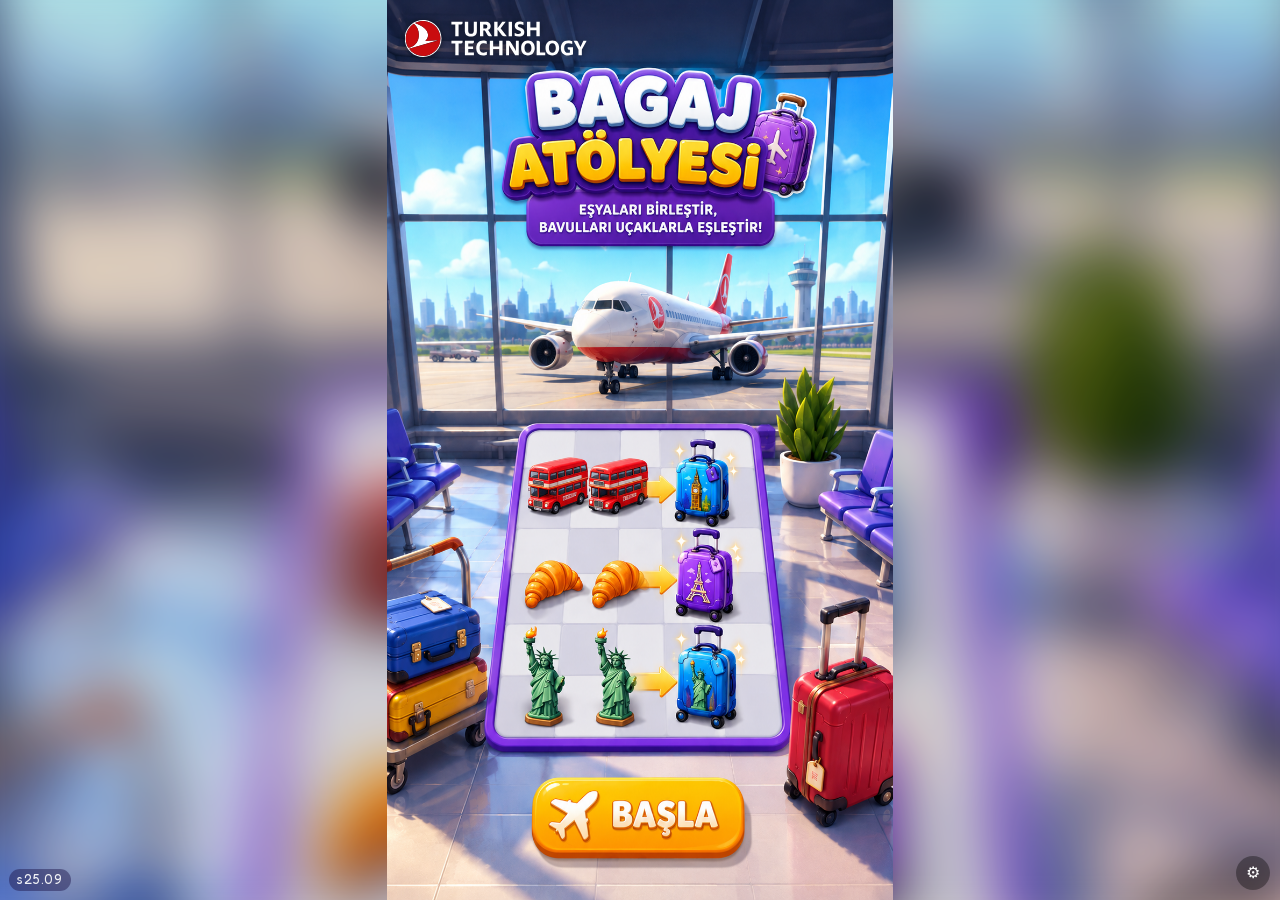
<file: index.html>
<!DOCTYPE html>
<html lang="tr">
<head>
  <meta charset="UTF-8">
  <meta name="viewport" content="width=device-width, initial-scale=1.0, maximum-scale=1.0, user-scalable=no">
  <title>Bagaj Atölyesi — Turkish Technology</title>
  <!-- Yazı tipleri Google'dan DEĞİL, assets/fonts/ içinden yükleniyor
       (@font-face kuralları style.css'in başında). Kiosk internetsiz
       çalışacağı için dışarıdan font çekmek riskliydi. -->
  <meta name="color-scheme" content="light">
  <link rel="stylesheet" href="style.css">
</head>
<body>

<!-- ================= SAHNE =================
     Her şey 9:16 dikey bir kutunun içinde. Kiosk ekranı dikey; geliştirme
     makinesinde pencere hangi orana gelirse gelsin oyun aynı görünsün diye
     sahne oranı KİLİTLİ, ölçüler script.js'te sahne genişliğinden türetiliyor. -->
<!-- Hangi sürümün yüklü olduğu ekrandan anlaşılsın: kioskta eski bir kopya
     kalmışsa fotoğrafa bakmak yetiyor (bkz. script.js SURUM). -->
<div id="surum" aria-hidden="true"></div>
<div id="sahne">

  <!-- ================= MANZARA =================
       Sahnenin üst yarısının arkasında duran İstanbul görseli. Kendi
       oranıyla çiziliyor (esnetilmiyor); alt kenarı tahtanın arkasında
       kalıyor, o yüzden görselin alt şeridine önemli bir şey denk
       gelmemeli. -->
  <img id="manzara" class="manzara" alt="" aria-hidden="true">
  <!-- Manzaranın üstündeki sis: görsel olduğu gibi bırakılınca ön plandaki
       tezgah ve uçaklarla aynı netlikte duruyor ve sahne düzleşiyor. Bu
       katman onu geriye itiyor. -->
  <div id="sis" aria-hidden="true"></div>

  <!-- ÜST BİLGİ: tamamlanan sipariş / puan / geçen süre.
       Her kutu bir görsel + onun krem alanına yazılan bir sayı. Simge
       hangisinin ne olduğunu anlatıyor, o yüzden görsel geldiğinde yazı
       etiketleri gizleniyor (Türkçe "SİPARİŞ/SÜRE" görselde üretilemiyor,
       İ ve Ü bozuk çıkıyor). Görsel yoksa etiketler geri geliyor. -->
  <div id="hud">
    <!-- Tek satır: solda sipariş ve puan, sağda süre ve mola. -->
    <div class="hud-sol">
      <div class="hud-kutu" data-hud="siparis">
        <img class="hud-gorsel" alt="" aria-hidden="true">
        <span class="hud-etiket">SİPARİŞ</span><span class="hud-deger" id="hudSiparis">0/6</span>
      </div>
      <div class="hud-kutu" data-hud="puan">
        <img class="hud-gorsel" alt="" aria-hidden="true">
        <span class="hud-etiket">PUAN</span><span class="hud-deger" id="hudPuan">0</span>
      </div>
    </div>
    <div class="hud-sag">
      <div class="hud-kutu" data-hud="sure">
        <img class="hud-gorsel" alt="" aria-hidden="true">
        <span class="hud-etiket">SÜRE</span><span class="hud-deger" id="hudSure">02:00</span>
      </div>
      <!-- Mola. Görsel pause_button.png; yoksa kod çiziyor. -->
      <button id="molaBtn" class="hud-mola" type="button" aria-label="Mola">
        <img class="mola-btn-gorsel" alt="" aria-hidden="true">
      </button>
    </div>
  </div>

  <!-- KALKIŞ PANOSU: üst bilginin hemen altında, soldaki duvardan çıkan bir kolla
       tutuluyor. Satırlarına sıradaki uçuşları kod yazıyor. Görsel yoksa
       hiç görünmüyor. -->
  <div id="pano" class="pano gizli" aria-hidden="true">
    <img class="pano-gorsel" alt="">
    <!-- satırları kod üretiyor (PANO tablosundaki satır sayısı kadar) -->
  </div>

  <!-- ================= TEZGAH VE UÇAKLAR =================
       Tezgah tek bir görsel; uçaklar onun ÜST YÜZEYİNE basıyor. Bastıkları
       yükseklik görselden ölçüldü (script.js TEZGAH tablosu) — göz kararı
       yerleştirilirse uçaklar havada ya da tezgaha gömülü durur.

       Her park yerinde arkada uçak, önünde biniş kartı biçiminde plaka var;
       plakanın üstünde uçağın istediği bagaj ve uçuş bilgisi yazıyor.
       İçeriği script dolduruyor. -->
  <div id="tezgah">
    <img id="tezgahImg" class="tezgah-gorsel" alt="" aria-hidden="true">
    <div id="ucaklar"><div id="ucakSerit"></div></div>
  </div>

  <!-- ================= MERGE MATRİSİ =================
       5 sütun × 6 satır. Hücreler script'te üretiliyor; biri sabit olarak
       BAGAJ BANDI (makine) — üstüne basınca komşu boş hücrelere hediyelik
       düşürür. Aynı iki hediyelik birleşince bir üst basamağa çıkar. -->
  <div id="izgara"></div>

  <!-- Parmağın altında sürüklenen kopya. Hücrenin içindeki asıl parça yerinde
       kalır (yarı saydam), taşınan bu katmandır — sürükleme ızgaranın dışına,
       uçakların üstüne kadar çıkabilsin diye sahne seviyesinde duruyor. -->
  <div id="surukle" class="gizli"></div>

  <!-- Kısa geri bildirimler: "+120", "yanlış uçak" gibi. Script yerleştirir. -->
  <div id="baloncuklar"></div>
</div>

<!-- ================= BAŞLANGIÇ =================
     Tasarımın tamamı tek bir görsel olacak (assets/home_page.png). O gelene
     kadar geçici bir panel duruyor; tüm ekran dokunmatik, çocuk nereye basarsa
     bassın oyun başlar. -->
<div id="basScreen" class="katman">
  <!-- Görselin adresi BURADA yazılı, kodun koymasını beklemiyor: dosya
       yöneticisinin önizlemesi sayfayı JavaScript'siz açıyor ve kodun
       kurduğu hiçbir şey görünmüyor. Böyle yazılınca önizlemede oyunun
       gerçek başlangıç ekranı çıkıyor. Paketlemede bu adres de gömülü
       görsele çevriliyor.
       Adres yalnızca asıl görselde var, arkadaki bulanık kopyada yok:
       pakette her yazılış görselin tamamını bir kez daha gömüyor (2,6 MB).
       Bulanık kopyayı kod dolduruyor; önizlemede kenarlarda sadece gökyüzü
       rengi kalıyor. -->
  <img id="basBg"  class="katman-bg"  alt="" aria-hidden="true">
  <img id="basImg" class="katman-img" src="assets/home_page.png" alt="Bagaj Atölyesi">
  <!-- Geçici panel BAŞTAN GİZLİ; görsel bulunamazsa kod açıyor. Açık
       bırakılsaydı önizlemede görselin üstünde duracaktı. -->
  <div class="gecici-panel gizli" id="basGecici">
    <h1>BAGAJ ATÖLYESİ</h1>
    <p>Hediyelikleri birleştir, bagajı hazırla, doğru uçağa yükle.</p>
    <span class="gecici-not">geçici ekran — tasarım görseli gelince kalkacak</span>
  </div>
  <!-- Logo görselin sol üst köşesinde, koyu tavanın üstünde. Kutu görselin
       ekranda kapladığı alanla aynı, böylece ekran oranı ne olursa olsun
       logo görselle birlikte kayıyor. Dokunmaları geçiriyor. -->
  <div id="basSahne" aria-hidden="true">
    <img class="bas-logo" src="assets/logo_8524edad42.svg" alt="">
  </div>
  <button id="basBtn" class="katman-hit" aria-label="Oyna"></button>
</div>

<!-- ================= İSİM GİRİŞİ =================
     OYNA'ya basınca açılır, oyun bundan sonra başlar. Tasarımın tamamı
     görselde — klavye dahil. Kod yalnızca görünmez dokunma alanlarını,
     yalnızca yazılan ismi yerleştiriyor; yeri görselden ÖLÇÜLDÜ
     (script.js ISIM tablosu). -->
<div id="isimScreen" class="katman gizli">
  <img id="isimBg" class="katman-bg" alt="" aria-hidden="true">
  <div id="isimSahne">
    <img id="isimImg" class="katman-img" alt="">
    <div class="isim-yazi oyun-yazi" id="isimYazi"><span id="isimMetin"></span><i class="imlec"></i></div>
    <!-- "BAŞLA" görselde çizili; bu kutu yalnızca yeterli harf girilene
         kadar butonun üstünde duran sönük örtü -->
    <div class="isim-buton" id="isimButon"></div>
    <!-- Tuşların üstündeki görünmez dokunma alanları script'te üretilir -->
  </div>
</div>

<!-- ================= NASIL OYNANIR =================
     İsim girilince açılır; tur ancak kartın HADİ BAŞLA'sına basınca
     başlıyor, yani kart okunurken süre işlemiyor. Arkada oyun değil, ana
     ekranın bulanık kopyası var: oyun henüz başlamadı (Siber Koşu'da da
     böyle). Görselin adresini kod koyuyor: HTML'de yazılsaydı pakete
     ikinci kez gömülürdü. Buton alanı görselden ÖLÇÜLDÜ (style.css). -->
<div id="nasilScreen" class="katman gizli">
  <img id="nasilBg" class="katman-bg" alt="" aria-hidden="true">
  <div id="nasilSahne">
    <div class="nasil-kart">
      <img id="nasilImg" class="nasil-gorsel" alt="Nasıl oynanır: makineye dokun, aynıları birleştir, bavulu hazırla, doğru uçağa sürükle">
      <button type="button" id="nasilBtn" class="nasil-basla" aria-label="Hadi başla"></button>
    </div>
  </div>
</div>

<!-- ================= MOLA =================
     Tam ekran değil: donmuş oyunun üstünde duran bir kart (pause_card.png).
     Sahnenin içinde, onunla aynı 9:16 alanı kaplıyor. Butonların dokunma
     alanları görselden ÖLÇÜLDÜ (style.css .mola-devam / .mola-ana). -->
<div id="molaScreen" class="gizli" aria-hidden="true"></div>

<!-- ================= BİTİŞ ================= -->
<div id="bitScreen" class="katman gizli">
  <img id="bitBg"  class="katman-bg"  alt="" aria-hidden="true">
  <!-- Tasarımın tamamı görselde; kod yalnızca boş kutuları dolduruyor.
       Kutuların yeri görselden ÖLÇÜLDÜ (script.js BITIS tablosu), o yüzden
       görselle aynı orana kilitli bir sahnenin içine konuyorlar. -->
  <div id="bitSahne">
    <img id="bitImg" class="katman-img" alt="">
    <div class="bit-deger" id="bitPuan">0</div>
    <div class="bit-deger" id="bitHatali">0</div>
    <div class="bit-deger" id="bitDogru">0</div>
    <div class="bit-deger" id="bitSure">00:00</div>
    <div class="bit-tablo" id="bitTablo"></div>
  </div>
  <div class="gecici-panel gizli" id="bitGecici">
    <!-- Başlık sonuca göre değişiyor: altı sipariş yetiştiyse tebrik,
         süre dolduysa "süre doldu". Script dolduruyor. -->
    <h1 id="bitBaslik">TEBRİKLER</h1>
    <p class="bit-satir">Tamamlanan sipariş: <b id="bitSiparis">0/6</b></p>
    <p class="bit-satir">Kalan süre: <b id="bitSureYedek">00:00</b></p>
    <p class="bit-puan"><b id="bitPuanYedek">0</b> puan</p>
    <span class="gecici-not">geçici ekran — tasarım görseli gelince kalkacak</span>
  </div>
  <button id="bitBtn" class="katman-hit" aria-label="Tekrar oyna"></button>
</div>

<!-- ================= PLATFORM PANELİ (geliştirici) =================
     Sağ altta duran küçük düğme; bağlantı/yazıcı durumunu gösteren ve
     elle bağlan/kes/yeniden başlat + elle yazdır imkânı veren bindirme.
     Oyuncunun göreceği ekranların dışında, en üstte duruyor. -->
<button id="pdBtn" type="button" aria-label="Platform durumu">⚙</button>
<div id="pdPanel" class="gizli">
  <div class="pd-ust">
    <b>Platform Durumu</b>
    <button id="pdKapatBtn" type="button" aria-label="Kapat">×</button>
  </div>
  <div class="pd-satir">Bağlantı: <span id="pdBaglanti">—</span></div>
  <div class="pd-satir">Uygulama: <span id="pdUygulama">—</span></div>
  <div class="pd-satir">Yazıcı: <span id="pdYazici">—</span></div>
  <div class="pd-butonlar">
    <button id="pdBaglanBtn" type="button">Bağlan</button>
    <button id="pdKesBtn" type="button">Bağlantıyı Kes</button>
    <button id="pdInitBtn" type="button">Init'i Yeniden Başlat</button>
  </div>
  <div class="pd-form">
    <input id="pdAdGir" type="text" placeholder="Ad">
    <input id="pdPuanGir" type="number" placeholder="Puan">
    <input id="pdSiraGir" type="number" placeholder="Sıra">
    <button id="pdYazdirBtn" type="button">Yazdır</button>
  </div>
</div>

<!-- Kiosk platformu: sample-vanilla-js'teki demo entegrasyonun aynısı —
     bu üç script sayfa açılır açılmaz platforma bağlanıp init'i tamamlıyor
     (window.KioskSample), script.js tur bitince yazdırma çağrısını yapıyor. -->
<script src="sample-vanilla-js/js/platform.js"></script>
<script src="sample-vanilla-js/js/bpp-printer.js"></script>
<script src="sample-vanilla-js/js/app.js"></script>
<script src="script.js"></script>
</body>
</html>
</file>
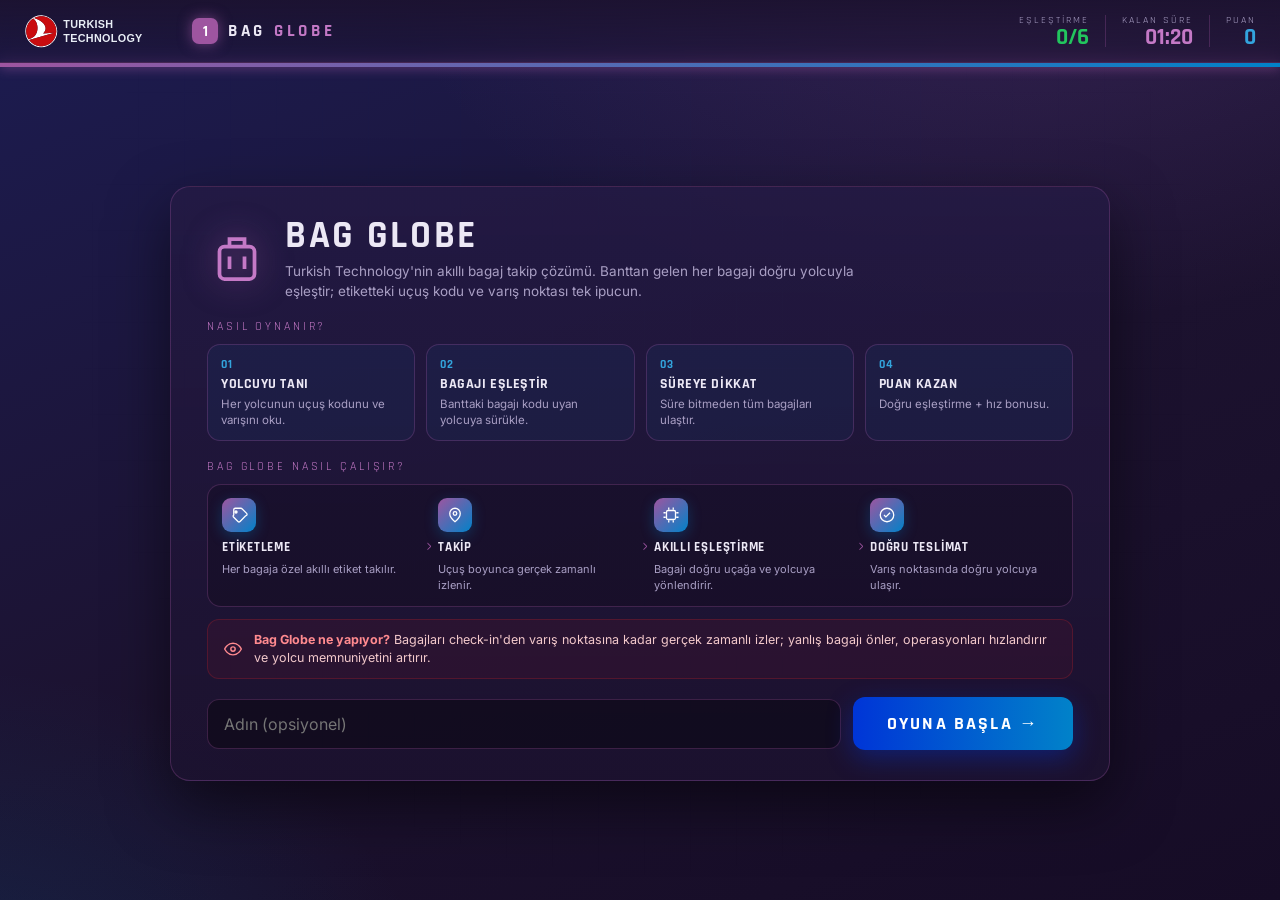
<file: bag-globe.html>
<!DOCTYPE html>
<html lang="tr">
<head>
<meta charset="UTF-8">
<meta name="viewport" content="width=device-width, initial-scale=1.0, maximum-scale=1.0, user-scalable=no">
<title>Bag Globe — Turkish Technology</title>
<link rel="preconnect" href="https://fonts.googleapis.com">
<link href="https://fonts.googleapis.com/css2?family=Rajdhani:wght@500;600;700&family=Inter:wght@400;500;600;700&display=swap" rel="stylesheet">
<style>
:root{
  --c-royal:#0035D7;--c-navy:#1C1C51;--c-sky:#0182C9;--c-dark:#1C122F;
  --c-purple:#9E55A0;--c-red:#CD2028;--p2:#c479c6;--s2:#33a4dd;
  --green:#22c55e;--bg0:#160c26;--panel:rgba(36,26,68,.78);--panel2:rgba(28,18,47,.9);
  --line:rgba(158,85,160,.30);--text:#ece8f5;--muted:#a99fc4;
  --hud:'Rajdhani',sans-serif;--body:'Inter',system-ui,sans-serif;
}
*{box-sizing:border-box;margin:0;padding:0;-webkit-tap-highlight-color:transparent;}
html,body{height:100%;}
body{font-family:var(--body);color:var(--text);overflow:hidden;user-select:none;
  background:radial-gradient(1100px 720px at 80% -12%,rgba(158,85,160,.20),transparent 60%),
    radial-gradient(900px 620px at -5% 112%,rgba(1,130,201,.16),transparent 55%),
    linear-gradient(158deg,var(--c-navy),var(--c-dark) 55%,var(--bg0));}
body::before{content:"";position:fixed;inset:0;pointer-events:none;opacity:.4;z-index:0;
  background-image:linear-gradient(rgba(158,85,160,.05) 1px,transparent 1px),linear-gradient(90deg,rgba(1,130,201,.05) 1px,transparent 1px);
  background-size:46px 46px;mask-image:radial-gradient(circle at 50% 35%,#000,transparent 80%);}
#app{position:relative;z-index:1;height:100%;display:flex;flex-direction:column;}

/* TOP BAR */
.topbar{display:flex;align-items:center;gap:16px;padding:12px 24px;border-bottom:1px solid var(--line);
  background:linear-gradient(180deg,rgba(28,18,47,.92),rgba(28,18,47,.4));backdrop-filter:blur(6px);}
.logo{display:flex;align-items:center;gap:10px;height:38px;}
.station{margin-left:8px;display:flex;align-items:center;gap:10px;}
.station .num{font-family:var(--hud);font-weight:700;font-size:15px;color:#fff;background:var(--c-purple);
  width:26px;height:26px;border-radius:7px;display:grid;place-items:center;box-shadow:0 0 14px rgba(158,85,160,.65);}
.station .ttl{font-family:var(--hud);letter-spacing:.22em;font-weight:700;font-size:17px;}
.station .ttl em{font-style:normal;color:var(--p2);}
.spacer{flex:1;}
.stat{font-family:var(--hud);text-align:right;}
.stat .lab{font-size:10px;letter-spacing:.2em;color:var(--muted);}
.stat .val{font-size:23px;font-weight:700;line-height:1;}
.stat.time .val{color:var(--p2);}.stat.score .val{color:var(--s2);}.stat.match .val{color:var(--green);}
.stat.div{width:1px;height:32px;background:var(--line);}
.progress{height:4px;background:rgba(255,255,255,.06);}
.progress>i{display:block;height:100%;width:100%;background:linear-gradient(90deg,var(--c-purple),var(--c-sky));
  box-shadow:0 0 12px var(--c-purple);transition:width .9s linear;}

.screen{flex:1;display:flex;flex-direction:column;min-height:0;}
.hidden{display:none!important;}

/* START / END */
.center-wrap{flex:1;display:grid;place-items:center;padding:20px;overflow:auto;}
.panel-card{width:min(940px,95vw);background:linear-gradient(180deg,var(--panel),var(--panel2));
  border:1px solid var(--line);border-radius:20px;padding:30px 36px;box-shadow:0 24px 60px rgba(0,0,0,.5);}
.hero{display:flex;align-items:center;gap:18px;margin-bottom:12px;}
.hero .ico{width:60px;height:60px;flex:none;display:grid;place-items:center;color:var(--p2);filter:drop-shadow(0 0 16px rgba(158,85,160,.7));}
.hero h1{font-family:var(--hud);font-weight:700;letter-spacing:.07em;font-size:38px;line-height:1;}
.hero p{color:var(--muted);font-size:13.5px;margin-top:6px;max-width:600px;line-height:1.5;}
.section-h{font-family:var(--hud);letter-spacing:.24em;font-size:12px;color:var(--p2);margin:18px 0 10px;}
.how{display:grid;grid-template-columns:repeat(4,1fr);gap:11px;}
.how .step{background:rgba(1,130,201,.07);border:1px solid var(--line);border-radius:13px;padding:12px 13px;}
.how .step .n{font-family:var(--hud);font-weight:700;color:var(--s2);font-size:12px;letter-spacing:.1em;}
.how .step h4{font-family:var(--hud);letter-spacing:.04em;font-size:14px;margin:3px 0;}
.how .step small{color:var(--muted);font-size:11.5px;line-height:1.4;display:block;}
.flow{display:grid;grid-template-columns:repeat(4,1fr);gap:0;background:rgba(0,0,0,.18);border:1px solid var(--line);border-radius:14px;overflow:hidden;}
.fstep{padding:13px 14px;display:flex;flex-direction:column;gap:7px;position:relative;}
.fstep:not(:last-child)::after{content:"›";position:absolute;right:-8px;top:50%;transform:translateY(-50%);color:var(--c-purple);font-size:22px;font-family:var(--hud);z-index:2;}
.ficon{width:34px;height:34px;border-radius:9px;display:grid;place-items:center;color:#fff;background:linear-gradient(135deg,var(--c-purple),var(--c-sky));box-shadow:0 4px 14px rgba(1,130,201,.3);}
.ft{font-family:var(--hud);letter-spacing:.06em;font-weight:700;font-size:13px;}
.fd{font-size:11px;color:var(--muted);line-height:1.4;}
.does{display:flex;gap:11px;align-items:center;background:rgba(205,32,40,.08);border:1px solid rgba(205,32,40,.25);
  border-radius:12px;padding:11px 15px;color:#f3c9cb;font-size:12.5px;margin-top:12px;line-height:1.45;}
.does b{color:#ff8a8f;}
.namerow{display:flex;gap:12px;align-items:center;flex-wrap:wrap;margin-top:18px;}
.namerow input{flex:1;min-width:200px;background:rgba(0,0,0,.35);border:1px solid var(--line);color:var(--text);
  font-family:var(--body);font-size:16px;padding:14px 16px;border-radius:12px;outline:none;}
.namerow input:focus{border-color:var(--c-purple);box-shadow:0 0 0 3px rgba(158,85,160,.22);}
.btn{font-family:var(--hud);font-weight:700;letter-spacing:.12em;font-size:18px;border:none;cursor:pointer;
  padding:15px 34px;border-radius:12px;color:#fff;background:linear-gradient(90deg,var(--c-royal),var(--c-sky));
  box-shadow:0 8px 26px rgba(0,53,215,.4);transition:transform .12s;}
.btn:active{transform:translateY(2px) scale(.99);}
.btn.ghost{background:transparent;color:var(--p2);border:1px solid var(--c-purple);box-shadow:none;}

/* PLAY */
.play{flex:1;display:flex;flex-direction:column;min-height:0;padding:12px 22px 10px;gap:10px;}
.belt-label,.pax-label{font-family:var(--hud);letter-spacing:.3em;font-size:11px;color:var(--p2);margin:0 0 6px 4px;}
.belt{position:relative;border-radius:16px;padding:15px 14px;border:1px solid var(--line);
  background:repeating-linear-gradient(90deg,rgba(255,255,255,.03) 0 28px,rgba(255,255,255,.06) 28px 56px),linear-gradient(180deg,#241a44,#1a1130);
  display:flex;gap:12px;flex-wrap:wrap;justify-content:center;min-height:116px;align-items:center;transition:all .4s;}
.belt::after{content:"";position:absolute;left:10px;right:10px;bottom:6px;height:3px;border-radius:3px;
  background:repeating-linear-gradient(90deg,var(--c-purple) 0 14px,transparent 14px 28px);opacity:.5;}
.bag{width:116px;border-radius:12px;overflow:hidden;cursor:grab;touch-action:none;flex:none;
  background:#1a1336;border:2px solid rgba(255,255,255,.08);box-shadow:0 10px 24px rgba(0,0,0,.45);
  transition:transform .15s,box-shadow .15s,opacity .2s;}
.bag.dragging{cursor:grabbing;box-shadow:0 18px 40px rgba(0,0,0,.6);transition:none;z-index:50;}
.bag.selected{border-color:var(--c-purple);box-shadow:0 0 0 3px rgba(158,85,160,.4),0 10px 24px rgba(0,0,0,.45);}
.bag.gone{opacity:0;transform:scale(.6);pointer-events:none;}
.bag .top{height:7px;}
.bag .body{padding:9px 10px 7px;}
.bag .code{font-family:var(--hud);font-weight:700;font-size:19px;letter-spacing:.04em;line-height:1;}
.bag .route{font-size:11px;color:var(--muted);margin-top:3px;letter-spacing:.06em;}
.bag .bc{height:14px;margin-top:8px;background:repeating-linear-gradient(90deg,#cdd9ee 0 1.5px,transparent 1.5px 3px,#cdd9ee 3px 4px,transparent 4px 7px);border-radius:2px;opacity:.5;}
.pax-area{flex:1;min-height:0;display:grid;grid-template-columns:repeat(3,1fr);gap:11px;align-content:start;overflow:hidden;padding-top:2px;}
.pax{border-radius:14px;padding:11px 13px;border:2px dashed var(--line);
  background:linear-gradient(180deg,rgba(36,26,68,.7),rgba(28,18,47,.7));display:flex;align-items:center;gap:11px;
  transition:background .15s,box-shadow .15s,border-color .15s;min-height:72px;position:relative;overflow:visible;}
.pax.hot{border-style:solid;border-color:var(--c-purple);background:rgba(158,85,160,.16);box-shadow:0 0 26px rgba(158,85,160,.35) inset;}
.pax.matched{border-style:solid;border-color:rgba(34,197,94,.6);background:rgba(34,197,94,.12);}
.pax.bad{animation:shake .35s;border-color:var(--c-red);}
@keyframes shake{0%,100%{transform:translateX(0)}20%{transform:translateX(-7px)}40%{transform:translateX(7px)}60%{transform:translateX(-5px)}80%{transform:translateX(5px)}}
.pax .av{width:40px;height:40px;border-radius:11px;flex:none;display:grid;place-items:center;font-family:var(--hud);font-weight:700;color:#fff;font-size:15px;}
.pax .info{flex:1;min-width:0;}
.pax .nm{font-weight:600;font-size:13.5px;white-space:nowrap;overflow:hidden;text-overflow:ellipsis;}
.pax .fl{font-family:var(--hud);font-size:13px;color:var(--p2);letter-spacing:.04em;margin-top:1px;}
.pax .ds{font-size:11px;color:var(--muted);}
.pax .check{width:25px;height:25px;flex:none;display:grid;place-items:center;border-radius:50%;background:var(--green);color:#06210f;font-weight:700;opacity:0;transform:scale(.4);transition:.2s;}
.pax.matched .check{opacity:1;transform:scale(1);}
.flow-footer{flex:none;display:flex;align-items:center;gap:8px;border-top:1px solid var(--line);padding-top:8px;}
.flow-footer .ff-lab{font-family:var(--hud);letter-spacing:.14em;font-size:10px;color:var(--p2);flex:none;margin-right:2px;}
.flow-footer .chip{display:flex;align-items:center;gap:6px;font-size:11px;color:var(--muted);}
.flow-footer .chip b{color:#d8d2e8;font-family:var(--hud);letter-spacing:.04em;font-weight:700;font-size:11.5px;}
.flow-footer .ci{width:20px;height:20px;border-radius:5px;display:grid;place-items:center;color:#fff;background:linear-gradient(135deg,var(--c-purple),var(--c-sky));flex:none;}
.flow-footer .arr{color:var(--c-purple);font-family:var(--hud);font-size:14px;}
.flow-footer .ff-brand{margin-left:auto;font-size:10px;color:var(--muted);letter-spacing:.06em;}
.flow-footer .ff-brand b{color:var(--c-red);}

/* ===== DEPARTURE ANIMATION ===== */
@keyframes bagPop{
  0%{transform:scale(0) rotate(-40deg);opacity:0;}
  65%{transform:scale(1.35) rotate(8deg);opacity:1;}
  100%{transform:scale(1) rotate(0);opacity:1;}
}
@keyframes paxDepart{
  0%{transform:translateX(0) scale(1);opacity:1;}
  18%{transform:translateX(-10px) scale(1.03);opacity:1;}
  100%{transform:translateX(170%) scale(0.75);opacity:0;filter:blur(2px);}
}
@keyframes beltSuccessAnim{
  from{opacity:0;transform:scale(0.82);}
  to{opacity:1;transform:scale(1);}
}
@keyframes confettiRain{
  0%{transform:translateY(-20px) rotate(0deg);opacity:1;}
  100%{transform:translateY(120px) rotate(720deg);opacity:0;}
}
.pax.departing{animation:paxDepart .78s cubic-bezier(.4,0,.9,.1) forwards;}
.dep-bag-icon{position:absolute;top:-22px;right:4px;width:30px;height:30px;
  animation:bagPop .38s ease-out forwards;pointer-events:none;z-index:20;}
.belt-success-msg{animation:beltSuccessAnim .5s ease-out forwards;
  display:flex;flex-direction:column;align-items:center;gap:8px;text-align:center;padding:12px;width:100%;}
.belt-success-msg .bsm-ico{font-size:42px;line-height:1;filter:drop-shadow(0 0 20px rgba(34,197,94,.9));}
.belt-success-msg .bsm-t{font-family:var(--hud);font-weight:700;letter-spacing:.12em;font-size:17px;
  color:var(--green);text-shadow:0 0 16px rgba(34,197,94,.5);}
.belt-success-msg .bsm-s{font-size:11px;color:var(--muted);letter-spacing:.06em;}
.confetti-dot{position:absolute;width:8px;height:8px;border-radius:2px;pointer-events:none;z-index:30;
  animation:confettiRain .9s ease-in forwards;}

/* FLASH */
.flash{position:fixed;inset:0;z-index:60;display:grid;place-items:center;pointer-events:none;opacity:0;transition:opacity .15s;}
.flash.show{opacity:1;}
.flash .fcard{transform:scale(.94);transition:transform .25s cubic-bezier(.2,.8,.2,1);background:rgba(28,18,47,.94);
  border:1px solid var(--line);border-radius:16px;padding:18px 28px;text-align:center;box-shadow:0 24px 60px rgba(0,0,0,.5);}
.flash.show .fcard{transform:scale(1);}
.flash .ftag{font-family:var(--hud);font-weight:700;letter-spacing:.1em;font-size:26px;}
.flash .ftag.ok{color:var(--green);}.flash .ftag.no{color:var(--c-red);}
.flash .fpts{font-family:var(--hud);font-weight:700;font-size:15px;margin-top:5px;}

/* END */
.end-score{font-family:var(--hud);font-weight:700;font-size:64px;color:var(--s2);line-height:1;text-shadow:0 0 30px rgba(51,164,221,.4);}
.end-grid{display:grid;grid-template-columns:1.1fr 1fr;gap:22px;align-items:center;margin:14px 0 18px;}
.end-stats{display:flex;gap:22px;margin-top:10px;}
.end-stats div .v{font-family:var(--hud);font-weight:700;font-size:25px;}
.end-stats div .l{font-size:11px;color:var(--muted);letter-spacing:.13em;}
.box{background:linear-gradient(180deg,rgba(36,26,68,.7),rgba(28,18,47,.7));border:1px solid var(--line);border-radius:14px;padding:14px 16px;}
.box h5{font-family:var(--hud);letter-spacing:.2em;font-size:12px;color:var(--p2);margin-bottom:10px;}
.lb-row{display:flex;align-items:center;gap:10px;font-size:13px;padding:6px 0;border-bottom:1px solid rgba(255,255,255,.05);}
.lb-row:last-child{border-bottom:none;}
.lb-row .rk{font-family:var(--hud);font-weight:700;width:18px;color:var(--muted);}
.lb-row .nm{flex:1;overflow:hidden;text-overflow:ellipsis;white-space:nowrap;color:#cdc6df;}
.lb-row .sc{font-family:var(--hud);font-weight:700;color:var(--s2);}
.lb-row.me{background:rgba(158,85,160,.16);border-radius:8px;padding:6px 8px;border:none;}
.lb-row.me .nm{color:var(--p2);font-weight:600;}
.passport{display:flex;align-items:center;gap:12px;background:rgba(158,85,160,.08);border:1px solid var(--line);border-radius:12px;padding:12px 16px;font-size:12.5px;color:#cdc6df;margin-top:6px;}

@media(max-width:840px){.how,.flow{grid-template-columns:1fr 1fr;}.fstep::after{display:none;}.pax-area{grid-template-columns:1fr 1fr;}.end-grid{grid-template-columns:1fr;}.hero h1{font-size:28px;}.flow-footer{display:none;}}
@media(max-height:600px){.how{display:none;}}

  #playScreen{position:relative;}
  .bg-flyover{position:absolute;z-index:80;left:-20%;bottom:24%;pointer-events:none;
    filter:drop-shadow(0 10px 26px rgba(0,0,0,.55));animation:bgPlaneFly 2.6s cubic-bezier(.3,0,.7,1) forwards;}
  @keyframes bgPlaneFly{0%{left:-20%;bottom:22%;transform:rotate(0)}55%{bottom:30%}100%{left:120%;bottom:58%;transform:rotate(-12deg)}}
</style>
</head>
<body>
<div id="app">
  <div class="topbar">
    <div class="logo">
      <svg height="36" viewBox="0 0 440 110" xmlns="http://www.w3.org/2000/svg"><g transform="translate(4,7) scale(0.795) translate(-235.772,-478.653)"><path transform="matrix(1,0,0,-1,280.9243,541.3447)" d="M0 0C5.137 19.306-.725 39.539-14.745 50.26-33.842 38.173-44.854 15.438-40.875-8.245-39.563-16.073-36.724-23.265-32.728-29.573-17.798-25.415-4.668-17.544 0 0M25.776-55.718C57.295-50.427 78.548-20.585 73.249 10.925 68.846 37.15 47.461 56.265 22.25 58.904 17.158 59.439 11.901 59.293 6.598 58.407 .313 57.353-5.549 55.308-10.888 52.477 16.891 43.055 31.828 28.733 32.862 14.059 33.372 4.996 29.16-1.555 23.626-6.898L62.907-4.153C64.018-4.077 64.367-5.371 63.02-5.757L-30.669-32.621C-21.133-45.757-6.32-54.496 10.126-56.215 15.216-56.75 20.474-56.613 25.776-55.718M22.611 62.353C53.467 59.141 77.531 33.068 77.541 1.366 77.554-32.514 50.097-59.991 16.217-60.003-17.665-60.014-45.14-32.558-45.152 1.323-45.164 35.204-17.708 62.68 16.173 62.692 18.345 62.692 20.492 62.572 22.611 62.353" fill="#ffffff"/><path transform="matrix(1,0,0,-1,240.0493,549.5891)" d="M0 0C1.312-7.829 4.151-15.022 8.147-21.329 23.077-17.171 36.207-9.299 40.875 8.245 46.012 27.55 40.15 47.783 26.13 58.504 7.033 46.417-3.979 23.682 0 0M114.124 19.17C119.423-12.341 98.17-42.183 66.651-47.473 61.349-48.368 56.091-48.506 51.001-47.97 34.555-46.251 19.74-37.512 10.206-24.376L103.895 2.487C105.242 2.874 104.893 4.166 103.782 4.09L64.501 1.347C70.035 6.688 74.247 13.241 73.737 22.302 72.703 36.978 57.766 51.299 29.987 60.722 35.326 63.553 41.188 65.598 47.473 66.651 52.776 67.538 58.033 67.683 63.123 67.148 88.336 64.51 109.721 45.394 114.124 19.17" fill="#c90c0f"/></g><text x="120" y="46" font-family="Arial Black,Arial" font-weight="900" font-size="33" fill="#e8edf5" letter-spacing="1">TURKISH</text><text x="120" y="88" font-family="Arial Black,Arial" font-weight="900" font-size="33" fill="#e8edf5" letter-spacing="1">TECHNOLOGY</text></svg>
    </div>
    <div class="station"><div class="num">1</div><div class="ttl">BAG <em>GLOBE</em></div></div>
    <div class="spacer"></div>
    <div class="stat match"><div class="lab">EŞLEŞTİRME</div><div class="val" id="matchCount">0/6</div></div>
    <div class="stat div"></div>
    <div class="stat time"><div class="lab">KALAN SÜRE</div><div class="val" id="timer">01:20</div></div>
    <div class="stat div"></div>
    <div class="stat score"><div class="lab">PUAN</div><div class="val" id="score">0</div></div>
  </div>
  <div class="progress"><i id="progress"></i></div>

  <!-- START -->
  <div class="screen" id="startScreen">
    <div class="center-wrap">
      <div class="panel-card">
        <div class="hero">
          <div class="ico"><svg viewBox="0 0 24 24" width="60" height="60" fill="none" stroke="currentColor" stroke-width="1.5"><rect x="5" y="7" width="14" height="13" rx="2"/><path d="M9 7V4h6v3"/><path d="M9 11v5M15 11v5"/></svg></div>
          <div><h1>BAG GLOBE</h1><p>Turkish Technology'nin akıllı bagaj takip çözümü. Banttan gelen her bagajı doğru yolcuyla eşleştir; etiketteki uçuş kodu ve varış noktası tek ipucun.</p></div>
        </div>
        <div class="section-h">NASIL OYNANIR?</div>
        <div class="how">
          <div class="step"><div class="n">01</div><h4>YOLCUYU TANI</h4><small>Her yolcunun uçuş kodunu ve varışını oku.</small></div>
          <div class="step"><div class="n">02</div><h4>BAGAJI EŞLEŞTİR</h4><small>Banttaki bagajı kodu uyan yolcuya sürükle.</small></div>
          <div class="step"><div class="n">03</div><h4>SÜREYE DİKKAT</h4><small>Süre bitmeden tüm bagajları ulaştır.</small></div>
          <div class="step"><div class="n">04</div><h4>PUAN KAZAN</h4><small>Doğru eşleştirme + hız bonusu.</small></div>
        </div>
        <div class="section-h">BAG GLOBE NASIL ÇALIŞIR?</div>
        <div class="flow">
          <div class="fstep"><div class="ficon"><svg width="18" viewBox="0 0 24 24" fill="none" stroke="#fff" stroke-width="1.7"><path d="M20.6 13.4l-7.2 7.2a2 2 0 01-2.8 0l-6.2-6.2A2 2 0 015 12V5a2 2 0 012-2h7.6a2 2 0 011.4.6l6.2 6.2a2 2 0 010 2.6z"/><circle cx="8" cy="8" r="1.4" fill="#fff"/></svg></div><div class="ft">ETİKETLEME</div><div class="fd">Her bagaja özel akıllı etiket takılır.</div></div>
          <div class="fstep"><div class="ficon"><svg width="18" viewBox="0 0 24 24" fill="none" stroke="#fff" stroke-width="1.7"><path d="M12 21s7-5.6 7-11a7 7 0 10-14 0c0 5.4 7 11 7 11z"/><circle cx="12" cy="10" r="2.4"/></svg></div><div class="ft">TAKİP</div><div class="fd">Uçuş boyunca gerçek zamanlı izlenir.</div></div>
          <div class="fstep"><div class="ficon"><svg width="18" viewBox="0 0 24 24" fill="none" stroke="#fff" stroke-width="1.7"><rect x="6" y="6" width="12" height="12" rx="2"/><path d="M9 2v3M15 2v3M9 19v3M15 19v3M2 9h3M2 15h3M19 9h3M19 15h3"/></svg></div><div class="ft">AKILLI EŞLEŞTİRME</div><div class="fd">Bagajı doğru uçağa ve yolcuya yönlendirir.</div></div>
          <div class="fstep"><div class="ficon"><svg width="18" viewBox="0 0 24 24" fill="none" stroke="#fff" stroke-width="1.7"><circle cx="12" cy="12" r="9"/><path d="M8 12l2.5 2.5L16 9"/></svg></div><div class="ft">DOĞRU TESLİMAT</div><div class="fd">Varış noktasında doğru yolcuya ulaşır.</div></div>
        </div>
        <div class="does"><svg width="20" viewBox="0 0 24 24" fill="none" stroke="#ff8a8f" stroke-width="1.7" style="flex:none"><path d="M2 12s3.5-7 10-7 10 7 10 7-3.5 7-10 7-10-7-10-7z"/><circle cx="12" cy="12" r="2.6"/></svg>
          <div><b>Bag Globe ne yapıyor?</b> Bagajları check-in'den varış noktasına kadar gerçek zamanlı izler; yanlış bagajı önler, operasyonları hızlandırır ve yolcu memnuniyetini artırır.</div></div>
        <div class="namerow">
          <input id="playerName" type="text" placeholder="Adın (opsiyonel)" maxlength="18" autocomplete="off">
          <button class="btn" id="startBtn">OYUNA BAŞLA →</button>
        </div>
      </div>
    </div>
  </div>

  <!-- PLAY -->
  <div class="screen hidden" id="playScreen">
    <div class="play">
      <div>
        <div class="belt-label">BAGAJ BANDI — bagajı sürükle ya da bagaja sonra yolcuya dokun</div>
        <div class="belt" id="belt"></div>
      </div>
      <div class="pax-label">YOLCULAR</div>
      <div class="pax-area" id="paxArea"></div>
      <div class="flow-footer">
        <span class="ff-lab">NASIL ÇALIŞIR</span>
        <span class="chip"><span class="ci"><svg width="12" viewBox="0 0 24 24" fill="none" stroke="#fff" stroke-width="2"><path d="M20.6 13.4l-7.2 7.2a2 2 0 01-2.8 0l-6.2-6.2A2 2 0 015 12V5a2 2 0 012-2h7.6a2 2 0 011.4.6l6.2 6.2a2 2 0 010 2.6z"/></svg></span><b>ETİKETLEME</b></span>
        <span class="arr">›</span><span class="chip"><b>TAKİP</b></span>
        <span class="arr">›</span><span class="chip"><b>AKILLI EŞLEŞTİRME</b></span>
        <span class="arr">›</span><span class="chip"><b>DOĞRU TESLİMAT</b></span>
        <span class="ff-brand"><b>Turkish Technology</b> ürünü</span>
      </div>
    </div>
  </div>

  <!-- END -->
  <div class="screen hidden" id="endScreen">
    <div class="center-wrap">
      <div class="panel-card">
        <div class="hero" style="margin-bottom:4px">
          <div class="ico" id="endIco"></div>
          <div><h1 id="endTitle">GÖREV TAMAM</h1><p id="endMsg"></p></div>
        </div>
        <div class="end-grid">
          <div>
            <div style="font-family:var(--hud);letter-spacing:.2em;font-size:12px;color:var(--muted)">TOPLAM PUAN</div>
            <div class="end-score" id="endScore">0</div>
            <div class="end-stats">
              <div><div class="v" id="endMatched" style="color:var(--green)">0/6</div><div class="l">DOĞRU EŞLEŞME</div></div>
              <div><div class="v" id="endMiss" style="color:var(--c-red)">0</div><div class="l">HATALI DENEME</div></div>
              <div><div class="v" id="endTime" style="color:var(--p2)">0sn</div><div class="l">KALAN SÜRE</div></div>
            </div>
            <div class="passport">
              <svg width="38" height="38" viewBox="235.772 478.653 122.694 122.694" style="flex:none"><path transform="matrix(1,0,0,-1,280.9243,541.3447)" d="M0 0C5.137 19.306-.725 39.539-14.745 50.26-33.842 38.173-44.854 15.438-40.875-8.245-39.563-16.073-36.724-23.265-32.728-29.573-17.798-25.415-4.668-17.544 0 0M25.776-55.718C57.295-50.427 78.548-20.585 73.249 10.925 68.846 37.15 47.461 56.265 22.25 58.904 17.158 59.439 11.901 59.293 6.598 58.407 .313 57.353-5.549 55.308-10.888 52.477 16.891 43.055 31.828 28.733 32.862 14.059 33.372 4.996 29.16-1.555 23.626-6.898L62.907-4.153C64.018-4.077 64.367-5.371 63.02-5.757L-30.669-32.621C-21.133-45.757-6.32-54.496 10.126-56.215 15.216-56.75 20.474-56.613 25.776-55.718M22.611 62.353C53.467 59.141 77.531 33.068 77.541 1.366 77.554-32.514 50.097-59.991 16.217-60.003-17.665-60.014-45.14-32.558-45.152 1.323-45.164 35.204-17.708 62.68 16.173 62.692 18.345 62.692 20.492 62.572 22.611 62.353" fill="#ffffff"/><path transform="matrix(1,0,0,-1,240.0493,549.5891)" d="M0 0C1.312-7.829 4.151-15.022 8.147-21.329 23.077-17.171 36.207-9.299 40.875 8.245 46.012 27.55 40.15 47.783 26.13 58.504 7.033 46.417-3.979 23.682 0 0M114.124 19.17C119.423-12.341 98.17-42.183 66.651-47.473 61.349-48.368 56.091-48.506 51.001-47.97 34.555-46.251 19.74-37.512 10.206-24.376L103.895 2.487C105.242 2.874 104.893 4.166 103.782 4.09L64.501 1.347C70.035 6.688 74.247 13.241 73.737 22.302 72.703 36.978 57.766 51.299 29.987 60.722 35.326 63.553 41.188 65.598 47.473 66.651 52.776 67.538 58.033 67.683 63.123 67.148 88.336 64.51 109.721 45.394 114.124 19.17" fill="#c90c0f"/></svg>
              <div>Tech Passport'una <b style="color:var(--p2)">Bag Globe</b> damgası eklendi. Sıradaki: <b>Turnaround AI</b></div>
            </div>
          </div>
          <div class="box"><h5>SKOR TABLOSU</h5><div id="finalLb"></div></div>
        </div>
        <div class="namerow">
          <button class="btn" id="againBtn">TEKRAR OYNA ↻</button>
          <button class="btn ghost" id="resetLbBtn">Skor tablosunu sıfırla</button>
        </div>
      </div>
    </div>
  </div>
</div>

<div class="flash" id="flash"><div class="fcard"><div class="ftag" id="fTag"></div><div class="fpts" id="fPts"></div></div></div>

<script>
const ROUND_TIME=80,MATCHES=6,PTS_CORRECT=120,PTS_WRONG=-40,TIME_BONUS=6;
const PAX_POOL=[
  {nm:"Ayşe Yılmaz",code:"TK1821",city:"Londra",dst:"LHR",c:"#0035D7"},
  {nm:"Mehmet Kaya",code:"TK455",city:"New York",dst:"JFK",c:"#0182C9"},
  {nm:"Elif Demir",code:"TK1865",city:"Paris",dst:"CDG",c:"#9E55A0"},
  {nm:"Can Uysal",code:"TK241",city:"Berlin",dst:"BER",c:"#CD2028"},
  {nm:"Zeynep Arslan",code:"TK101",city:"Amsterdam",dst:"AMS",c:"#1C1C51"},
  {nm:"Burak Şahin",code:"TK778",city:"Madrid",dst:"MAD",c:"#3358e0"},
  {nm:"Deniz Aydın",code:"TK1979",city:"Roma",dst:"FCO",c:"#0891b2"},
  {nm:"Selin Koç",code:"TK1325",city:"Viyana",dst:"VIE",c:"#b23478"},
  {nm:"Emre Çelik",code:"TK583",city:"Münih",dst:"MUC",c:"#1d4ed8"},
  {nm:"Naz Öztürk",code:"TK2018",city:"Dubai",dst:"DXB",c:"#7c3aed"}
];
const SEED_LB=[{nm:"Can Uysal",sc:840},{nm:"Ayşe Yılmaz",sc:760},{nm:"Mehmet Kaya",sc:700},{nm:"Elif Demir",sc:620},{nm:"Burak Şahin",sc:520}];
function loadLb(){try{const r=localStorage.getItem('bg_lb');if(r)return JSON.parse(r);}catch(e){}return SEED_LB.slice();}
function saveLb(lb){try{localStorage.setItem('bg_lb',JSON.stringify(lb));}catch(e){}}
let LB=loadLb();
let round=[],score=0,matched=0,misses=0,timeLeft=ROUND_TIME,timer=null,playerName="Sen",selectedBag=null,locked=false;
const $=s=>document.querySelector(s);
function shuffle(a){a=a.slice();for(let i=a.length-1;i>0;i--){const j=Math.random()*(i+1)|0;[a[i],a[j]]=[a[j],a[i]];}return a;}
function fmt(t){return String(Math.floor(t/60)).padStart(2,'0')+':'+String(t%60).padStart(2,'0');}
function initials(s){return s.split(' ').map(w=>w[0]).slice(0,2).join('').toUpperCase();}
function renderLb(target,hi){const rows=LB.slice().sort((a,b)=>b.sc-a.sc).slice(0,5);
  $(target).innerHTML=rows.map((r,i)=>{const me=hi!=null&&r.sc===hi&&r.nm===playerName;
  return`<div class="lb-row ${me?'me':''}"><div class="rk">${i+1}</div><div class="nm">${r.nm}</div><div class="sc">${r.sc}</div></div>`;}).join('');}
function startGame(){
  playerName=($('#playerName').value||'Sen').trim().slice(0,18)||'Sen';
  round=shuffle(PAX_POOL).slice(0,MATCHES);
  score=0;matched=0;misses=0;timeLeft=ROUND_TIME;selectedBag=null;locked=false;
  $('#score').textContent='0';$('#matchCount').textContent='0/'+MATCHES;$('#timer').textContent=fmt(timeLeft);$('#progress').style.width='100%';
  $('#startScreen').classList.add('hidden');$('#endScreen').classList.add('hidden');$('#playScreen').classList.remove('hidden');
  renderBoard();
  clearInterval(timer);
  timer=setInterval(()=>{timeLeft--;$('#timer').textContent=fmt(Math.max(0,timeLeft));if(timeLeft<=0)triggerDeparture();},1000);
}
function renderBoard(){
  const bags=shuffle(round);
  $('#belt').innerHTML=bags.map(b=>`<div class="bag" data-code="${b.code}"><div class="top" style="background:${b.c}"></div><div class="body"><div class="code">${b.code}</div><div class="route">IST → ${b.dst}</div><div class="bc"></div></div></div>`).join('');
  $('#paxArea').innerHTML=round.map(p=>`<div class="pax" data-code="${p.code}"><div class="av" style="background:${p.c}">${initials(p.nm)}</div><div class="info"><div class="nm">${p.nm}</div><div class="fl">${p.code}</div><div class="ds">IST → ${p.dst} · ${p.city}</div></div><div class="check">✓</div></div>`).join('');
  document.querySelectorAll('.bag').forEach(enableBag);
  document.querySelectorAll('.pax').forEach(px=>px.addEventListener('click',()=>{if(selectedBag&&!locked)attempt(selectedBag,px);}));
}
function attempt(bag,pax){
  if(bag.classList.contains('gone')||pax.classList.contains('matched'))return;
  const ok=bag.dataset.code===pax.dataset.code;
  if(ok){
    locked=true;bag.classList.add('gone');pax.classList.add('matched');
    matched++;score=Math.max(0,score+PTS_CORRECT);
    $('#matchCount').textContent=matched+'/'+MATCHES;$('#score').textContent=score;
    $('#progress').style.width=(100*(MATCHES-matched)/MATCHES)+'%';clearSel();
    feedback(true,'+'+PTS_CORRECT+' puan'+(matched===MATCHES?'  •  Tüm bagajlar yerinde! 🎉':''));
    setTimeout(()=>{locked=false;if(matched>=MATCHES)triggerDeparture();},matched>=MATCHES?600:420);
  }else{
    misses++;score=Math.max(0,score+PTS_WRONG);$('#score').textContent=score;
    pax.classList.add('bad');setTimeout(()=>pax.classList.remove('bad'),350);clearSel();
    feedback(false,PTS_WRONG+' puan · kod uyuşmuyor');
  }
}
function clearSel(){if(selectedBag)selectedBag.classList.remove('selected');selectedBag=null;}
function feedback(ok,txt){const f=$('#flash');
  $('#fTag').className='ftag '+(ok?'ok':'no');$('#fTag').textContent=ok?'DOĞRU EŞLEŞME ✓':'YANLIŞ ✕';
  $('#fPts').textContent=txt;$('#fPts').style.color=ok?'var(--green)':'var(--c-red)';
  f.classList.add('show');clearTimeout(f._t);f._t=setTimeout(()=>f.classList.remove('show'),700);}

/* ===== DEPARTURE ANIMATION ===== */
function triggerDeparture(){
  clearInterval(timer);

  // 1. Belt → tebrik mesajı
  setTimeout(()=>{
    const b=$('#belt');
    b.innerHTML=`<div class="belt-success-msg">
      <div class="bsm-ico">✅</div>
      <div class="bsm-t">TÜM BAGAJLAR TESLİM EDİLDİ</div>
      <div class="bsm-s">Yolcular kapıya ilerliyor…</div>
    </div>`;
    // Confetti
    for(let i=0;i<18;i++){
      const d=document.createElement('div');
      d.className='confetti-dot';
      const colors=['#9E55A0','#0182C9','#CD2028','#22c55e','#fbbf24','#0035D7'];
      d.style.cssText=`left:${Math.random()*100}%;top:${Math.random()*40+10}%;background:${colors[i%colors.length]};animation-delay:${Math.random()*0.4}s;animation-duration:${0.7+Math.random()*0.5}s;width:${6+Math.random()*6}px;height:${6+Math.random()*6}px;border-radius:${Math.random()>0.5?'50%':'3px'};`;
      b.appendChild(d);
    }
  },320);

  // 2. Her yolcu kartına valiz ikonu + departure animasyonu (staggered)
  const cards=[...document.querySelectorAll('#paxArea .pax')];
  cards.forEach((card,i)=>{
    const av=card.querySelector('.av');
    const color=av?av.style.background:'#0035D7';
    setTimeout(()=>{
      const icon=document.createElement('div');
      icon.className='dep-bag-icon';
      icon.innerHTML=`<svg viewBox="0 0 24 24" xmlns="http://www.w3.org/2000/svg">
        <rect x="5" y="7.5" width="14" height="12" rx="2.5" fill="${color}" filter="drop-shadow(0 2px 6px ${color}88)"/>
        <path d="M9.5 7.5V5A1 1 0 0 1 10.5 4h3A1 1 0 0 1 14.5 5v2.5" stroke="rgba(255,255,255,.7)" stroke-width="1.2" fill="none" stroke-linecap="round"/>
        <line x1="9" y1="11" x2="9" y2="16.5" stroke="rgba(255,255,255,.5)" stroke-width="1.2" stroke-linecap="round"/>
        <line x1="15" y1="11" x2="15" y2="16.5" stroke="rgba(255,255,255,.5)" stroke-width="1.2" stroke-linecap="round"/>
      </svg>`;
      card.appendChild(icon);
      setTimeout(()=>card.classList.add('departing'),400);
    },i*175);
  });

  // 3. Yolcular gidince THY uçağının kalkışı
  const departMs=cards.length*175+400+800;
  setTimeout(()=>{
    const b=$('#belt');
    b.innerHTML=`<div class="belt-success-msg"><div class="bsm-ico">🛫</div><div class="bsm-t">UÇUŞ KALKIYOR</div><div class="bsm-s">Tüm bagajlar uçakta — iyi yolculuklar!</div></div>`;
    const fly=document.createElement('div');
    fly.className='bg-flyover';
    fly.innerHTML=`<svg xmlns="http://www.w3.org/2000/svg" viewBox="0 0 240 96" width="160">
<!-- kanat (arka, açık gri) -->
<path d="M128 56 L170 84 L188 84 L156 56 Z" fill="#b9c6da"/>
<!-- motor -->
<ellipse cx="150" cy="62" rx="15" ry="7" fill="#d4dde9"/>
<ellipse cx="136" cy="62" rx="3.5" ry="7" fill="#1a2b45"/>
<path d="M150 56 a15 7 0 0 1 0 12" fill="none" stroke="#CD2028" stroke-width="2.4"/>
<!-- gövde (beyaz) -->
<path d="M14 50 C14 41 30 37 80 36 L168 35 C196 35 214 41 226 49 C228 50 228 51 226 52 C214 56 196 58 168 57 L44 56 C24 56 14 55 14 50 Z" fill="#f4f8ff"/>
<!-- cheatline (kırmızı) -->
<path d="M20 52 C70 50 150 49 214 51 L214 54 C150 53 70 53 20 55 Z" fill="#CD2028"/>
<!-- burun konisi (uç, açık gri) -->
<path d="M214 49 C220 49.5 225 50.5 226 51 C225 51.5 220 52.5 214 53 Z" fill="#d4dde9"/>
<!-- kokpit camı -->
<path d="M200 46 C206 46 210 48 212 50 C209 50 204 49 200 49 Z" fill="#1a2b45"/>
<!-- kuyruk dikey stabilizatör (kırmızı) -->
<path d="M26 38 L16 8 L33 8 L48 38 Z" fill="#CD2028"/>
<!-- kuyrukta beyaz kaz izi -->
<path d="M27 30 C31 24 36 21 41 20 C38 25 34 29 30 33 Z" fill="#fff"/>
<!-- yatay stabilizatör -->
<path d="M22 44 L6 40 L6 46 L26 48 Z" fill="#e3e9f3"/>
<!-- pencere sırası -->
<g fill="#9fb2cc">
<circle cx="70" cy="46" r="1.6"/><circle cx="82" cy="46" r="1.6"/><circle cx="94" cy="46" r="1.6"/><circle cx="106" cy="46" r="1.6"/><circle cx="118" cy="46" r="1.6"/><circle cx="130" cy="46" r="1.6"/><circle cx="172" cy="45" r="1.6"/><circle cx="184" cy="45" r="1.6"/>
</g>
</svg>`;
    $('#playScreen').appendChild(fly);
    setTimeout(()=>{ fly.remove(); const bonus=Math.max(0,timeLeft)*TIME_BONUS; score+=bonus; showEndScreen(); }, 2600);
  },departMs);
}

function showEndScreen(){
  $('#playScreen').classList.add('hidden');$('#endScreen').classList.remove('hidden');
  $('#endScore').textContent=score;$('#endMatched').textContent=matched+'/'+MATCHES;
  $('#endMiss').textContent=misses;$('#endTime').textContent=Math.max(0,timeLeft)+'sn';
  let title,msg,col;const pct=matched/MATCHES;
  if(pct>=1&&misses===0){title='KUSURSUZ TESLİMAT';msg='Tek hata yok! Tüm bagajlar doğru yolcuda.';col='var(--green)';}
  else if(pct>=1){title='GÖREV TAMAM';msg='Tüm bagajlar yerinde. Hızını biraz daha artırabilirsin!';col='var(--p2)';}
  else if(pct>=.5){title='SÜRE DOLDU';msg='Bagajların çoğu yerine ulaştı. Tekrar dene!';col='var(--s2)';}
  else{title='BANT KARIŞTI';msg='Uçuş kodlarına odaklan!';col='var(--c-red)';}
  $('#endTitle').textContent=title;$('#endTitle').style.color=col;$('#endMsg').textContent=msg;
  $('#endIco').innerHTML=`<svg viewBox="0 0 24 24" width="60" height="60" fill="none" stroke="${col}" stroke-width="1.5"><rect x="5" y="7" width="14" height="13" rx="2"/><path d="M9 7V4h6v3"/><path d="M9 11v5M15 11v5"/></svg>`;
  LB.push({nm:playerName,sc:score});saveLb(LB);renderLb('#finalLb',score);
}

function enableBag(el){
  el.addEventListener('click',()=>{if(locked||el.classList.contains('gone'))return;if(el._dragged){el._dragged=false;return;}if(selectedBag===el){clearSel();return;}clearSel();selectedBag=el;el.classList.add('selected');});
  let dragging=false,sx=0,sy=0,cx=0,cy=0;
  function paxUnder(x,y){let hit=null;document.querySelectorAll('.pax').forEach(px=>{const r=px.getBoundingClientRect();const inside=x>=r.left&&x<=r.right&&y>=r.top&&y<=r.bottom;px.classList.toggle('hot',inside&&!px.classList.contains('matched'));if(inside)hit=px;});return hit;}
  function clearHot(){document.querySelectorAll('.pax.hot').forEach(p=>p.classList.remove('hot'));}
  el.addEventListener('pointerdown',e=>{if(locked||el.classList.contains('gone'))return;dragging=true;sx=e.clientX;sy=e.clientY;cx=0;cy=0;el._dragged=false;el.setPointerCapture(e.pointerId);el.classList.add('dragging');});
  el.addEventListener('pointermove',e=>{if(!dragging)return;cx=e.clientX-sx;cy=e.clientY-sy;if(Math.hypot(cx,cy)>6)el._dragged=true;el.style.transform=`translate(${cx}px,${cy}px) rotate(${cx*0.02}deg)`;paxUnder(e.clientX,e.clientY);});
  function release(e){if(!dragging)return;dragging=false;el.classList.remove('dragging');const px=paxUnder(e.clientX,e.clientY);clearHot();el.style.transform='';if(el._dragged&&px)attempt(el,px);}
  el.addEventListener('pointerup',release);
  el.addEventListener('pointercancel',()=>{dragging=false;el.classList.remove('dragging');el.style.transform='';clearHot();});
}
$('#startBtn').addEventListener('click',startGame);
$('#playerName').addEventListener('keydown',e=>{if(e.key==='Enter')startGame();});
$('#againBtn').addEventListener('click',startGame);
$('#resetLbBtn').addEventListener('click',()=>{LB=SEED_LB.slice();saveLb(LB);renderLb('#finalLb',score);});
</script>
</body>
</html>
</file>
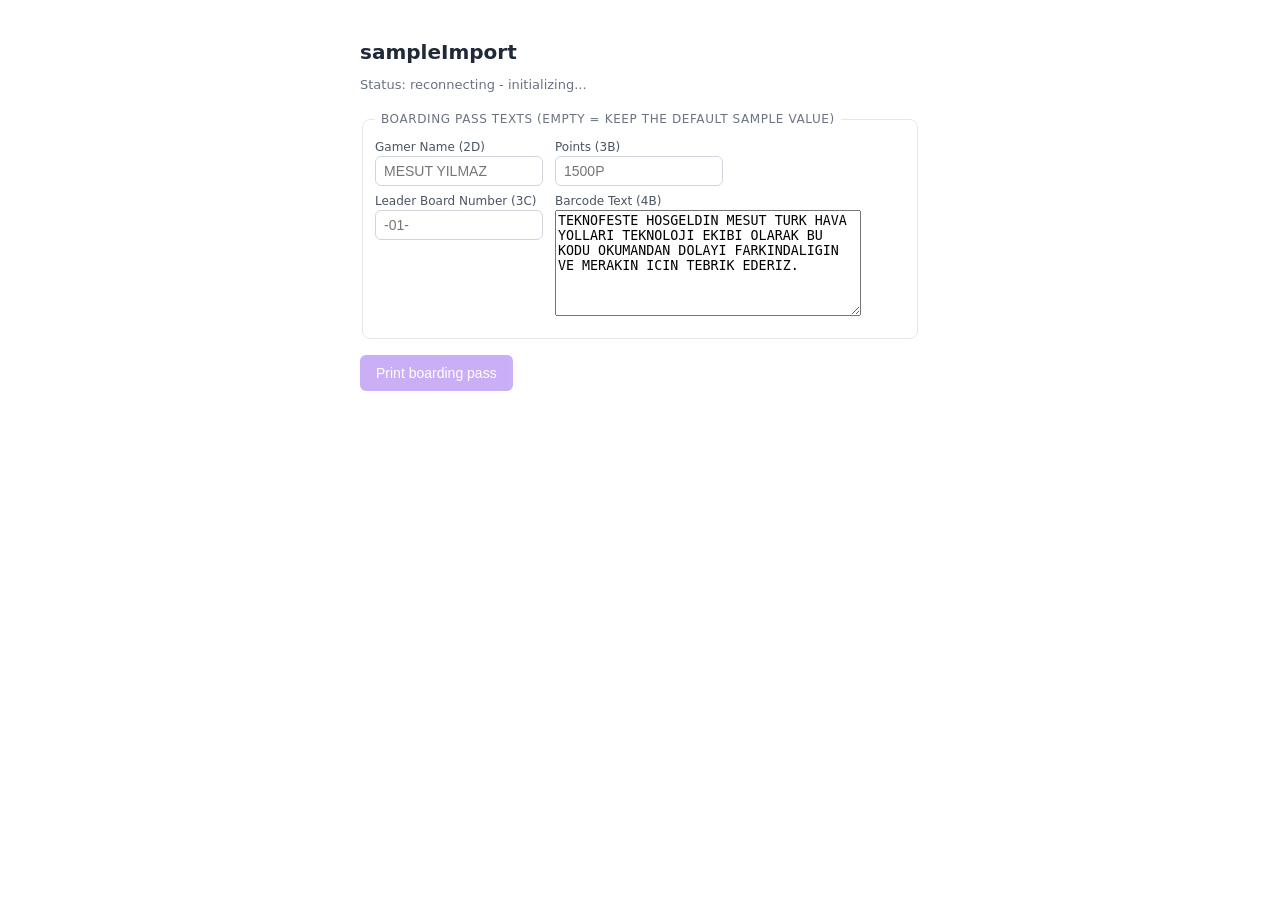
<file: sample-vanilla-js/mesut.html>
<!DOCTYPE html>
<html lang="en">
<head>
  <meta charset="UTF-8">
  <meta name="viewport" content="width=device-width, initial-scale=1.0">
  <title>sampleImport - TTHS Vanilla JS in another page</title>
  <!--
    This page demonstrates importing the vanilla JS client into a DIFFERENT
    HTML page and printing with a single function call. Only the three script
    tags below are needed - no build step, no dependencies. Everything else
    on this page is plain HTML/CSS/JS owned by the importing page.

    The scripts do all platform work in the background: connect -> wait for
    ConnectionStatus "master" -> 4-step ACK-chained init -> application ACTIVE.
    After that, printing is one call:

        KioskSample.printBoardingPass()              // default sample print
        KioskSample.bpp.printFields({ name: "..." }) // with changed texts
  -->
  <style>
    body { font-family: system-ui, sans-serif; max-width: 560px; margin: 40px auto; padding: 0 16px; color: #1f2937; }
    h1 { font-size: 20px; }
    .status { font-size: 13px; color: #6b7280; margin-bottom: 20px; }
    .status .ok { color: #059669; font-weight: 600; }
    fieldset { border: 1px solid #e5e7eb; border-radius: 8px; margin-bottom: 16px; }
    legend { font-size: 12px; text-transform: uppercase; letter-spacing: .05em; color: #6b7280; padding: 0 6px; }
    .row { display: flex; gap: 12px; margin: 8px 0; flex-wrap: wrap; }
    label { font-size: 12px; color: #4b5563; display: block; margin-bottom: 2px; }
    input { font-size: 14px; padding: 6px 8px; border: 1px solid #d1d5db; border-radius: 6px; width: 150px; }
    button { font-size: 14px; padding: 10px 16px; border: none; border-radius: 6px; cursor: pointer; background: #7c3aed; color: #fff; }
    button:disabled { opacity: .4; cursor: not-allowed; }
    button.secondary { background: #e5e7eb; color: #374151; }
    .result { font-size: 13px; margin-top: 16px; min-height: 20px; }
    .result .ok { color: #059669; font-weight: 600; }
    .result .err { color: #dc2626; font-weight: 600; }
  </style>
</head>
<body>
  <h1>sampleImport</h1>
  <p class="status">
    Status: <span id="status">connecting...</span>
  </p>

  <form id="print-form" onsubmit="return false;">
    <fieldset>
      <legend>Boarding pass texts (empty = keep the default sample value)</legend>
      <div class="row">
        <div>
          <label for="inp-name">Gamer Name (2D)</label>
          <input id="inp-name" placeholder="MESUT YILMAZ">
        </div>
        <div>
          <label for="inp-points">Points (3B)</label>
          <input id="inp-points" placeholder="1500P">
        </div>
      </div>
      <div class="row">
        <div>
          <label for="inp-leaderboardnumber">Leader Board Number (3C)</label>
          <input id="inp-leaderboardnumber" placeholder="-01-">
        </div>
        <div>
          <label for="inp-barcodeText">Barcode Text (4B)</label>
          <textarea id="inp-barcodeText" style="width: 300px; height: 100px;">TEKNOFESTE HOSGELDIN MESUT TURK HAVA YOLLARI TEKNOLOJI EKIBI OLARAK BU KODU OKUMANDAN DOLAYI FARKINDALIGIN VE MERAKIN ICIN TEBRIK EDERIZ.</textarea>
        </div>
      </div>
    </fieldset>

    <button id="btn-print" type="button" disabled>Print boarding pass</button>
  </form>

  <p class="result" id="result"></p>

  <!-- Import the vanilla JS client (classic scripts - works from file:// or any static server) -->
  <script src="js/platform.js"></script>
  <script src="js/bpp-printer.js"></script>
  <script src="js/app.js"></script>

  <!-- This page's own code. DOMContentLoaded listeners run in registration
       order, so app.js's boot() has already created window.KioskSample here. -->
  <script>
    document.addEventListener("DOMContentLoaded", function () {
      if (!window.KioskSample) {
        console.error("KioskSample not available - did the script tags load?");
        return;
      }

      var statusEl = document.getElementById("status");
      var resultEl = document.getElementById("result");
      var btnPrint = document.getElementById("btn-print");

      // ---- Reflect connection/init state in this page's own UI ----------

      function refreshStatus() {
        var state = window.KioskSample.client.getState();
        var ready = window.KioskSample.client.isInitialized();
        statusEl.textContent = state + (ready ? " - init complete, app ACTIVE" : " - initializing...");
        statusEl.className = ready ? "ok" : "";
        btnPrint.disabled = !ready;
      }

      window.KioskSample.client.on("stateChange", refreshStatus);
      window.KioskSample.client.on("initComplete", refreshStatus);
      refreshStatus();

      // ---- Show the print result from the platform ----------------------

      window.KioskSample.bpp.onPrintResult(function (r) {
        while (resultEl.firstChild) {
          resultEl.removeChild(resultEl.firstChild);
        }
        var span = document.createElement("span");
        span.className = r.ok ? "ok" : "err";
        span.textContent = (r.statusLabel || r.statusCode || r.eventType) +
          (r.errorMessage ? " - " + r.errorMessage : "");
        resultEl.appendChild(span);
      });

      // ---- Collect the form fields into CP field overrides --------------

      function collectOverrides() {
        var overrides = {};
        var name = document.getElementById("inp-name").value.trim();
        var points = document.getElementById("inp-points").value.trim();
        var leaderboard = document.getElementById("inp-leaderboardnumber").value.trim();
        var barcodeText = document.getElementById("inp-barcodeText").value.trim();

        // var date = document.getElementById("inp-date").value.trim();
        // var seat = document.getElementById("inp-seat").value.trim();
        // var boarding = document.getElementById("inp-boarding").value.trim();

        if (name) overrides["2D"] = name;     
        if (points) overrides["3B"] = points;    
        if (leaderboard) overrides["3C"] = leaderboard;             
        if (barcodeText) overrides["4B"] = barcodeText;             
        return overrides;
      }

      // ---- The single-function print -------------------------------------

      btnPrint.addEventListener("click", function () {
        var overrides = collectOverrides();
        var correlationId;
        if (Object.keys(overrides).length === 0) {
          correlationId = window.KioskSample.printBoardingPass();
        } else {
          correlationId = window.KioskSample.bpp.printFields(overrides);
        }
        if (correlationId) {
          resultEl.textContent = "Print command sent (" + correlationId + "), waiting for result...";
        } else {
          resultEl.textContent = "Not ready yet - connection/init incomplete.";
        }
      });
    });
  </script>
</body>
</html>
</file>
<file: style.css>
/* ================= YAZI TİPLERİ =================
   Fontlar Google'dan ÇEKİLMİYOR, dosyanın yanında duruyor: kiosk internetsiz
   çalışacak. Üçü de DEĞİŞKEN yazı tipi (tek dosya bütün kalınlıkları veriyor),
   o yüzden font-weight aralık olarak yazılıyor.
   latin-ext alt kümesi ŞART: Türkçe ğ ş ı İ harfleri orada.
   Lisans: SIL Open Font License, bkz. assets/fonts/LICENSE.txt          */
@font-face{
  font-family:'Fredoka'; font-style:normal; font-weight:300 700; font-display:swap;
  src:url(assets/fonts/fredoka-latin-ext.woff2) format('woff2');
  unicode-range:U+0100-02BA, U+02BD-02C5, U+02C7-02CC, U+02CE-02D7, U+02DD-02FF, U+0304, U+0308, U+0329, U+1D00-1DBF, U+1E00-1E9F, U+1EF2-1EFF, U+2020, U+20A0-20AB, U+20AD-20C0, U+2113, U+2C60-2C7F, U+A720-A7FF;
}
@font-face{
  font-family:'Fredoka'; font-style:normal; font-weight:300 700; font-display:swap;
  src:url(assets/fonts/fredoka-latin.woff2) format('woff2');
  unicode-range:U+0000-00FF, U+0131, U+0152-0153, U+02BB-02BC, U+02C6, U+02DA, U+02DC, U+0304, U+0308, U+0329, U+2000-206F, U+20AC, U+2122, U+2191, U+2193, U+2212, U+2215, U+FEFF, U+FFFD;
}
@font-face{
  font-family:'Nunito'; font-style:normal; font-weight:200 1000; font-display:swap;
  src:url(assets/fonts/nunito-latin-ext.woff2) format('woff2');
  unicode-range:U+0100-02BA, U+02BD-02C5, U+02C7-02CC, U+02CE-02D7, U+02DD-02FF, U+0304, U+0308, U+0329, U+1D00-1DBF, U+1E00-1E9F, U+1EF2-1EFF, U+2020, U+20A0-20AB, U+20AD-20C0, U+2113, U+2C60-2C7F, U+A720-A7FF;
}
@font-face{
  font-family:'Nunito'; font-style:normal; font-weight:200 1000; font-display:swap;
  src:url(assets/fonts/nunito-latin.woff2) format('woff2');
  unicode-range:U+0000-00FF, U+0131, U+0152-0153, U+02BB-02BC, U+02C6, U+02DA, U+02DC, U+0304, U+0308, U+0329, U+2000-206F, U+20AC, U+2122, U+2191, U+2193, U+2212, U+2215, U+FEFF, U+FFFD;
}
@font-face{
  font-family:'Open Sans'; font-style:normal; font-weight:300 800; font-display:swap;
  src:url(assets/fonts/open-sans-latin-ext.woff2) format('woff2');
  unicode-range:U+0100-02BA, U+02BD-02C5, U+02C7-02CC, U+02CE-02D7, U+02DD-02FF, U+0304, U+0308, U+0329, U+1D00-1DBF, U+1E00-1E9F, U+1EF2-1EFF, U+2020, U+20A0-20AB, U+20AD-20C0, U+2113, U+2C60-2C7F, U+A720-A7FF;
}
@font-face{
  font-family:'Open Sans'; font-style:normal; font-weight:300 800; font-display:swap;
  src:url(assets/fonts/open-sans-latin.woff2) format('woff2');
  unicode-range:U+0000-00FF, U+0131, U+0152-0153, U+02BB-02BC, U+02C6, U+02DA, U+02DC, U+0304, U+0308, U+0329, U+2000-206F, U+20AC, U+2122, U+2191, U+2193, U+2212, U+2215, U+FEFF, U+FFFD;
}

/* =========================================================
   BAGAJ ATÖLYESİ — hediyelikleri birleştir, bagajı doğru uçağa yükle

   TAHTA TASARIMI
   - Tahtanın tamamı tek bir görsel (assets/matrix.png). Hücrelerin konumu
     o görselden ÖLÇÜLDÜ ve script.js'teki TAHTA tablosunda duruyor;
     buradaki kurallar yalnızca görselin üstüne binen katmanlar için.
   - Görsel yokken oyun oynanabilir kalsın diye kodun kendi çizdiği sönük
     tepsi ve hücreler duruyor (bkz. .sanat-tahta).
   - Parça hücrenin İÇİNDE duran bir resim değil, tahtanın ÜSTÜNE konmuş bir
     nesne: hücreden taşar, altında temas gölgesi vardır. Kutuya sığdırılmış
     görsel hissi buradan geliyordu.

   RENKLER: Bag Globe'un kurumsal lacivert-mor paleti bırakıldı. Zemin artık
   gündüz havaalanı ışığı — üstte gökyüzü, altta sıcak krem. Hediyelik
   görselleri kendi gerçek renklerinde geliyor, arayüz onların önüne
   geçmemeli. Buradaki renkli kutular yalnızca görsel gelene kadar duruyor.
   ========================================================= */
:root{
  /* Zemin: gökyüzünden sıcak ufka. Terminal görseli gelince kalkacak. */
  --gok1:#8FD8F2; --gok2:#B7E7F7; --gok3:#FFE7C4;
  /* Tahta */
  --tahta:rgba(255,255,255,.82); --hucre-renk:#E3E8F1; --hucre-koyu:rgba(40,54,86,.10);
  /* Yazı */
  --text:#1E2C4A; --muted:#7B89A4; --vurgu:#12608F; --sicak:#F08A24;
  --kart:#ffffff; --kart-golge:0 6px 0 rgba(30,45,80,.10), 0 12px 22px rgba(30,45,80,.18);
  --hud:'Fredoka',system-ui,sans-serif; --body:'Nunito',system-ui,sans-serif;
  /* Uçuş kodu gibi "resmi" yazılar nötr fontla — havalimanı panosu havası */
  --pano:'Open Sans','Segoe UI',Arial,sans-serif;

  /* Sahne ölçüleri: HÜCRE boyutu tek kaynaktan gelsin diye değişken.
     script.js sahne genişliğini ölçüp --hucre'yi günceller. */
  --hucre:64px;
}
*{ box-sizing:border-box; margin:0; padding:0; -webkit-tap-highlight-color:transparent; }
html,body{ height:100%; overflow:hidden; }
body{ font-family:var(--body); color:var(--text); background:#9BDCF2; touch-action:none; }

/* KIOSK: dokununca hiçbir şey MAVİ OLMASIN.
   Mavi üç yerden geliyordu:
   - seçim: çift/uzun dokunuşta yazı ve görseller seçiliyordu. user-select
     yalnız başına Safari tabanlı tarayıcılarda işlemiyor, önekli hâli de var;
     yine de bir şey seçilirse ::selection onu görünmez yapıyor.
   - görsel sürükleme: <img>'ler tarayıcıda varsayılan olarak sürüklenebilir,
     basılı tutunca görselin mavi yarı saydam kopyası çıkıyordu.
   - odak çerçevesi: dokunulan düğmenin etrafında mavi kenar. Kioskta klavye
     yok, odak çerçevesinin kimseye faydası yok.
   Uzun basınca açılan menü de (-webkit-touch-callout) kapalı. Aynı engeller
   script.js'te olay düzeyinde de var (bkz. kur). */
html, body, *{
  -webkit-user-select:none; user-select:none;
  -webkit-touch-callout:none;
}
::selection{ background:transparent; }
img{ -webkit-user-drag:none; user-drag:none; }
:focus, :focus-visible{ outline:none; }
.gizli{ display:none !important; }

/* ---------- PLATFORM PANELİ (geliştirici) ----------
   Oyunun tasarımıyla ilgisi yok, o yüzden sahnenin 9:16 ölçeğine değil
   gerçek pencereye bağlı: sağ alt köşede sabit duruyor, her şeyin üstünde. */
#pdBtn{
  position:fixed; right:10px; bottom:10px; z-index:9999;
  width:34px; height:34px; border-radius:50%; border:none;
  background:rgba(0,0,0,.35); color:#fff; font-size:16px; line-height:1;
  cursor:pointer;
}
#pdPanel{
  position:fixed; right:10px; bottom:52px; z-index:9999;
  width:240px; max-width:calc(100vw - 20px);
  background:rgba(20,20,30,.92); color:#e5e7eb; border-radius:10px;
  padding:10px; font:12px/1.4 system-ui, sans-serif;
}
#pdPanel .pd-ust{ display:flex; justify-content:space-between; align-items:center; margin-bottom:6px; }
#pdPanel .pd-ust b{ font-size:13px; }
#pdKapatBtn{
  background:none; border:none; color:#e5e7eb; font-size:16px; line-height:1; cursor:pointer;
}
#pdPanel .pd-satir{ margin:2px 0; color:#cbd5e1; }
#pdPanel .pd-satir span{ color:#fff; font-weight:600; }
#pdPanel .pd-butonlar{ display:flex; flex-wrap:wrap; gap:4px; margin:8px 0; }
#pdPanel .pd-butonlar button{
  flex:1 1 auto; font-size:11px; padding:5px 6px; border:none; border-radius:5px;
  background:#374151; color:#fff; cursor:pointer;
}
#pdPanel .pd-form{ display:flex; flex-wrap:wrap; gap:4px; border-top:1px solid rgba(255,255,255,.15); padding-top:8px; }
#pdPanel .pd-form input{
  flex:1 1 60px; min-width:0; font-size:11px; padding:5px 6px; border:none; border-radius:5px;
}
#pdPanel .pd-form button{
  flex:1 1 100%; font-size:11px; padding:6px; border:none; border-radius:5px;
  background:#7c3aed; color:#fff; cursor:pointer;
}

/* ================= SAHNE =================
   9:16 KİLİTLİ. Pencere ne olursa olsun oyun hep aynı oranda. */
#sahne{
  position:fixed; left:50%; top:50%; transform:translate(-50%,-50%);
  width:min(100vw, calc(100vh * 9 / 16));
  height:min(100vh, calc(100vw * 16 / 9));
  display:flex; flex-direction:column; align-items:center;
  overflow:hidden;
  background:
    radial-gradient(80% 30% at 26% 4%, rgba(255,255,255,.65), transparent 60%),
    linear-gradient(180deg, var(--gok1) 0%, var(--gok2) 46%, var(--gok3) 100%);
}

/* ---------- ÜST BİLGİ ---------- */
/* HUD sahnenin akışında DEĞİL, manzaranın üstünde yüzüyor: üst bölge dar,
   HUD yer kaplasaydı uçaklar tezgahın üstüne sığmazdı. */
/* ÜST BİLGİ sahnenin EN ÜSTÜNDE, akışın dışında (manzaranın üstünde
   yüzüyor): üç panel ve mola butonu tek satırda. Tahta kısalınca tezgah ve
   tahta aşağı indi, üst bilgi yerinde kaldı; aradaki bandı kalkış panosu
   dolduruyor. Paneller iki gruba ayrılmış durumda (sipariş+puan, süre+
   mola) ama gruplar da yatay. */
#hud{
  position:absolute; top:0; left:0; z-index:6;
  width:100%; display:flex; justify-content:space-between; align-items:center;
  gap:calc(var(--hucre)*0.14); padding:calc(var(--hucre)*0.20) calc(var(--hucre)*0.26);
}
.hud-sol{ display:flex; align-items:center; gap:calc(var(--hucre)*0.10); }
.hud-sag{ display:flex; align-items:center; gap:calc(var(--hucre)*0.10); }
.hud-kutu{
  flex:1; display:flex; flex-direction:column; align-items:center; gap:1px;
  padding:calc(var(--hucre)*0.12) calc(var(--hucre)*0.10);
  border-radius:999px;
  background:var(--kart);
  box-shadow:0 4px 0 rgba(30,45,80,.10), 0 9px 16px rgba(30,45,80,.16);
}
.hud-etiket{ font-family:var(--hud); font-size:calc(var(--hucre)*0.15); letter-spacing:.14em; color:var(--muted); }
.hud-deger{ font-family:var(--hud); font-weight:700; font-size:calc(var(--hucre)*0.34); line-height:1; color:var(--vurgu); }
.hud-gorsel{ display:none; }

/* ---- ÜST BİLGİ, GÖRSELLİ HÂLİ ----
   Kutu sadece bir çerçeve; içindeki görsel KASASI kutuyu dolduracak kadar
   büyütülüp negatif konumla kaydırılıyor (ölçüler script.js'teki HUD
   tablosundan). Kırpma YOK: sipariş panelinde bavul kasanın üstüne taşıyor,
   kırpılırsa tepesi kesiliyor. */
.sanat-hud .hud-kutu{
  position:relative; overflow:visible;
  /* Genişlik AÇIKÇA veriliyor. flex:1 ile bırakılınca tarayıcı önce
     yüksekliği (içerik boş olduğu için) hesaplayıp genişliği ondan
     türetiyor ve paneller olması gerekenin üçte ikisi kadar kalıyordu. */
  /* Panellerin hepsi aynı en: sahnenin --panel-en kadarı. Eskiden üçü bir
     satırı paylaştığı için satırdan hesaplanıyordu; artık iki sütundalar. */
  flex:none; width:var(--panel-en);
  aspect-ratio:var(--hud-oran, 3.45);
  padding:0; border-radius:0; background:none; box-shadow:none;
  display:block;
}
/* Görselli hâlde kutular kenara daha yakın: panel oranı çok yatık, kenar
   payı büyük kalırsa paneller cılız duruyor. */
.sanat-hud #hud{ padding:calc(var(--hucre)*0.18) calc(var(--hucre)*0.16); }
.sanat-hud .hud-gorsel{ display:block; position:absolute; pointer-events:none; }
.sanat-hud .hud-etiket{ display:none; }        /* simge zaten anlatıyor */
/* ---- MOLA BUTONU ----
   Görselin %84'ü daire, çevresi şeffaf pay; kat 1.15 iken görünen daire
   panel yüksekliğine yaklaşık eşit oluyor. */
:root{
  --mola-kat:1.15;
  /* Tabelanın eni ve üst bilginin boyu: tabela üst bilginin hemen altına
     oturuyor, iki düzende de bu iki sayıdan hesaplanıyor. */
  --pano-en:calc(var(--sahne-en, 100vw) * 0.72);
  --hud-boy:calc(var(--hucre)*0.36 + var(--panel-en) / var(--hud-oran, 3.45));
  /* Üç panel ve mola tek satırda: satır = sahne − kenar payları (2×0.16
     hücre) − boşluklar (0.10 + 0.14 + 0.10 hücre). Mola butonunun eni panel
     yüksekliğinin --mola-kat katı, panel yüksekliği de panel eni / oran. */
  --panel-en:calc((var(--sahne-en, 100vw) - var(--hucre)*0.66) / (3 + 1.15 / 3.45));
}
.hud-mola{
  flex:none; position:relative; padding:0; border:0; cursor:pointer;
  width:calc(var(--hucre)*0.78); aspect-ratio:1;
  border-radius:50%; background:var(--kart); color:#5B3EC9;
  font-family:var(--hud); font-weight:700; font-size:calc(var(--hucre)*0.28);
  box-shadow:0 4px 0 rgba(30,45,80,.10), 0 9px 16px rgba(30,45,80,.16);
  transition:transform .12s;
}
.hud-mola::before{ content:"❚❚"; letter-spacing:-.05em; }
.hud-mola:active{ transform:scale(.9); }
.mola-btn-gorsel{ display:none; }
.hud-mola.gorselli{ background:none; box-shadow:none; }
.hud-mola.gorselli::before{ content:none; }
.hud-mola.gorselli .mola-btn-gorsel{
  display:block; position:absolute; inset:0; width:100%; height:100%; pointer-events:none;
}
.sanat-hud .hud-mola{
  width:calc(var(--panel-en) * var(--mola-kat) / var(--hud-oran, 3.45));
}

/* Son saniyeler: sayaç kırmızıya döner ve panel nabız atar. */
.hud-kutu.az-kaldi .hud-deger{ color:#C0392B; }
.hud-kutu.az-kaldi{ animation:sureNabiz .9s ease-in-out infinite; }
@keyframes sureNabiz{
  0%,100%{ transform:scale(1); }
  50%{ transform:scale(1.06); }
}

.sanat-hud .hud-deger{
  position:absolute; display:flex; align-items:center; justify-content:center;
  color:#243a63; font-size:calc(var(--hucre)*0.30);
  /* Rakamlar krem alana sığsın: uzun sayıda ("01:05") küçülsün diye
     alanın kendisi kutu, yazı da ortalanmış. */
  white-space:nowrap;
}

/* ---------- MANZARA + TEZGAH ----------
   Manzara sahnenin üstünde, KENDİ ORANIYLA duruyor (esnetilmiyor); alt
   şeridi tezgahın ve tahtanın arkasında kalıyor. Tezgah onun önünde,
   uçaklar da tezgahın üst yüzeyine basıyor — bastıkları çizgi görselden
   ölçüldü, --tezgah-zemin ile geliyor. */
.manzara{
  position:absolute; z-index:0; height:auto; pointer-events:none;
  /* Görsel sahneden GENİŞ çiziliyor (yanları taşıyor, sahne kırpıyor) ve
     üst bilgiden tezgaha kadar olan bandı kaplıyor. Tahta 7x9'ken bu bant
     kısaydı ve görsel sahne eninde yetiyordu; tahta kısalıp tezgah iki satır
     aşağı inince manzara yukarıda kaldı, silüet (cami, köprü, Kız Kulesi)
     üst bilginin arkasına girdi, uçakların arkası boş gökyüzüne döndü.
     Büyütülünce silüet yine üst bilgiyle uçakların arasına, uçaklar da
     şehrin önüne düşüyor. Görsel kendi oranını koruyor, esnetilmiyor. */
  width:150%; left:-25%;
  top:calc(var(--hucre) * -0.4);
}
.manzara:not([src]){ display:none; }
/* Manzaranın alt kenarı tahtaya doğru yumuşasın: keskin bir kesik çizgi
   sahneyi iki ayrı resme bölüyordu. */
.sanat-manzara .manzara{
  -webkit-mask-image:linear-gradient(180deg, #000 72%, transparent 100%);
          mask-image:linear-gradient(180deg, #000 72%, transparent 100%);
  /* ARKA PLAN OLDUĞU BELLİ OLSUN: hafif bulanıklık ve düşük doygunluk.
     Tam netken tezgah, uçak ve plakalarla aynı düzlemde duruyor, sahnenin
     derinliği kayboluyordu. */
  filter:blur(2.5px) saturate(.78) contrast(.92) brightness(1.06);
  transform:scale(1.02);        /* bulanıklığın kenarda soldurduğu şerit kapansın */
}

/* Manzaranın üstüne serilen sis. Uzaktaki şeyin üstünde hava vardır; bu
   katman hem netliği daha da kırıyor hem de ön plandaki parlak mor tezgahla
   arasındaki rengi yumuşatıyor. Ön plan (z-index 2) bunun ÜSTÜNDE. */
#sis{
  position:absolute; inset:0; z-index:1; pointer-events:none;
  background:linear-gradient(180deg,
    rgba(236,247,255,.30) 0%,
    rgba(226,242,255,.42) 45%,
    rgba(224,240,255,.52) 100%);
}
#tezgah, #izgara, #surukle, #baloncuklar{ position:relative; z-index:2; }
/* HUD her şeyin üstünde kalmalı: bu satır yukarıdaki z-index'i geri
   almasın diye ayrı yazılıyor (aynı özgüllükte, sonra geliyor). */
#hud{ position:absolute; z-index:6; }

#tezgah{
  width:100%; flex:none; position:relative; margin-top:auto;
  /* Görselin altındaki şeffaf şerit kadar aşağı taşsın: yoksa tezgahla
     tahta arasında sebepsiz bir boşluk kalıyor. */
  margin-bottom:var(--tezgah-alt, 0);
}
.tezgah-gorsel{ display:block; width:100%; height:auto; pointer-events:none; }
/* Görsel artık yalnızca YER tutuyor (tezgahın boyu ve tahtanın konumu
   ondan geliyor); görünen tezgah uçaklarla kayan şeridin içinde. */
.sanat-tezgah .tezgah-gorsel{ visibility:hidden; }
.tezgah-gorsel:not([src]){ display:none; }

/* ---------- KALKIŞ PANOSU ----------
   Üst bilginin hemen altında, sola dayalı (kolu soldaki duvardan geliyor).
   Eni sahnenin %72'si, boyu görsel oranından (2172x1012). Altı satırla
   üst bilgi ile uçaklar arasındaki bandın büyük kısmını dolduruyor.
   Yazı boyu da sahne enine bağlı: satır yüksekliği sahne eninin
   0.72 × 80 / 2172 ≈ %2.65'i, yazı onun yarısından biraz fazlası. */
.pano{
  /* Üst bilginin hemen altında: üst bilgi yüksekliği = iki kenar payı
     (0.18 hücre) + panel yüksekliği (panel eni / oran). Görselin üstündeki
     şeffaf pay (%13) panellerle arasında nefes bırakıyor. */
  position:absolute; left:0; z-index:3;
  top:calc(var(--hud-boy) - var(--pano-en) * var(--pano-oran, .4659) * 0.09);
  width:var(--pano-en); aspect-ratio:1 / var(--pano-oran, .4659);
  pointer-events:none;
}
.pano-gorsel{ position:absolute; inset:0; width:100%; height:100%; }
.pano-satir{
  position:absolute; display:flex; align-items:center;
  padding:0 2.2%; gap:3%;
  font-family:var(--pano); font-weight:700; line-height:1; white-space:nowrap;
  font-size:calc(var(--pano-en) * 0.0239);
  letter-spacing:.06em; color:#FFD34D;
  text-shadow:0 0 .35em rgba(255,200,60,.55);
}
.pano-kod{ flex:0 0 22%; }
.pano-sehir{ flex:1; overflow:hidden; text-overflow:ellipsis; }
.pano-durum{ flex:none; color:rgba(255,211,77,.55); text-shadow:none; }
.pano-satir.hazir .pano-durum{ color:#6BFF8E; text-shadow:0 0 .4em rgba(80,255,130,.6); }

/* SİPARİŞ ŞERİDİ
   Turun bütün siparişleri tezgahta duruyor ve şerit yana kaydırılıyor;
   aynı anda --gorunen kadarı ekrana sığıyor.

   Kutunun ALT PAYI (padding-bottom) plakanın taşan kısmı kadar: yatay
   kaydırma açıkken tarayıcı dikey taşmayı kırpıyor, plaka o pay olmadan
   alttan kesiliyordu. Üstteki pay da seçili kartın büyüme payı.
  Alt pay tezgahın zeminin altında kalan kısmından da kısa olamaz: kısa
  kalınca tezgah kutudan taşıyor, Safari de kutuyu dikeyde kaydırıyordu. */
#ucaklar{
  position:absolute; left:0; right:0;
  bottom:calc(var(--tezgah-zemin, 34%) - var(--hucre)*0.55);
  padding:calc(var(--hucre)*0.16) 0
          max(calc(var(--hucre)*0.55), calc(var(--sahne-en) * var(--tezgah-zemin-alt, 0)));
  display:flex; align-items:flex-end;
  overflow-x:auto; overflow-y:hidden;
  scroll-snap-type:x proximity;
  touch-action:pan-x;                 /* dikey kaydırma sahneyi oynatmasın */
  -webkit-overflow-scrolling:touch;
  scrollbar-width:none;
}
#ucaklar::-webkit-scrollbar{ display:none; }

/* KARTLARI SARAN ŞERİT ve KAYAN TEZGAH.
   Şerit kartlar kadar uzun (en az sahne kadar), tezgah da onun arkasına
   çiziliyor; yani tezgah uçak sırasıyla aynı uzunlukta ve onunla kayıyor.
   Sağda uçak kaldıkça tezgahın sağ ucu ekranın dışında; son uçağa
   gelince ucu görünüyor. Üç uçak ya da daha azı kaldığında tezgah
   ekrana tam sığıyor, iki ucu da görünüyor.

   Görsel border-image ile üçe bölünüyor: iki yuvarlak uç olduğu gibi,
   aradaki düz yüzey uzatılıyor. Dikeyde eski sabit görselle aynı yerde:
   şeridin alt kenarı uçakların bastığı çizgi, görsel o çizginin altına
   kendi zemin payı kadar iniyor. Ölçüler script.js TEZGAH tablosundan. */
#ucakSerit{
  display:flex; align-items:flex-end; flex:none;
  min-width:100%; position:relative; isolation:isolate;
}
.sanat-tezgah #ucakSerit::before{
  content:""; position:absolute; left:0; right:0; z-index:-1;
  bottom:calc(var(--sahne-en) * var(--tezgah-zemin-alt) * -1);
  height:calc(var(--sahne-en) * var(--tezgah-oran));
  border-style:solid; border-width:0;
  border-image-source:url(assets/tezgah.png);
  /* Alttan --tezgah-kes-px kadarı (şeffaf şerit) kesiliyor; alt kenarın
     genişliği 0 olduğu için o parça hiç çizilmiyor. */
  border-image-slice:0 var(--tezgah-uc-px) var(--tezgah-kes-px, 0) fill;
  border-image-width:0 calc(var(--sahne-en) * var(--tezgah-uc));
  border-image-repeat:stretch;
  pointer-events:none;
}
/* Tezgah görseli yokken uçaklar normal bir sıra olarak dursun */
body:not(.sanat-tezgah) #ucaklar{
  position:static; padding:0 calc(var(--hucre)*0.26) calc(var(--hucre)*0.22);
}
/* Yuvanın ALT KENARI tezgahın yüzey çizgisi: uçak oraya basıyor.
   Genişlik SABİT (esnek değil): şeritte kaç sipariş olursa olsun kartlar
   aynı boyda kalsın, on sipariş varken hepsi ezilmesin. */
.ucak{
  /* Genişlik sahneye göre: yüzde verilseydi kartları saran şeridin
     genişliğine göre hesaplanırdı, şerit de kartlardan — döngü. */
  flex:0 0 calc(var(--sahne-en, 100vw) / var(--gorunen, 3)); min-width:0; position:relative;
  /* Aynı genişlik width olarak da yazılı. Safari şeridin (#ucakSerit)
     genişliğini kartların flex-basis'inden değil İÇERİKLERİNDEN
     hesaplıyordu (plaka görseli 1821 px): şerit kartlardan uzun çıkıyor,
     tezgah son uçaktan sonra da uzuyor ve sağ ucu hiç görünmüyordu.
     Chrome'da sorun yoktu. width verilince iki tarayıcı da aynı ölçüyor. */
  width:calc(var(--sahne-en, 100vw) / var(--gorunen, 3));
  scroll-snap-align:center;
  display:flex; flex-direction:column; align-items:center; justify-content:flex-end;
  padding-bottom:calc(var(--hucre)*0.06);
  transition:transform .16s, filter .16s;
}
/* Bagaj uçağın üstüne geldiğinde: doğruysa yeşil, yanlışsa kırmızı halka.
   Çocuk parmağını bırakmadan hedefin doğru olup olmadığını görsün. */
.ucak.hedef{ transform:translateY(-6px) scale(1.05);
  filter:drop-shadow(0 0 6px #38C172) drop-shadow(0 0 14px rgba(56,193,114,.8)); }
.ucak.hedef-yanlis{ filter:drop-shadow(0 0 6px #D64545) drop-shadow(0 0 12px rgba(214,69,69,.7)); }
.ucak.kalkiyor{ animation:ucakKalk .75s cubic-bezier(.4,0,.9,.2) forwards; }
/* "backwards" YOK: animasyon herhangi bir sebeple çalışmazsa (arka plandaki
   sekme, hareket azaltma ayarı) kart giriş karesinde donup tezgahın üstünde
   asılı kalıyordu. Animasyon oynamazsa kart doğrudan yerinde belirsin. */
.ucak.geliyor{ animation:ucakGel .45s cubic-bezier(.2,.9,.3,1.2); }
@keyframes ucakKalk{
  0%{ transform:translate(0,0) scale(1); opacity:1; }
  20%{ transform:translate(0,6px) scale(.97); }
  100%{ transform:translate(0,-220%) scale(.7); opacity:0; }
}
@keyframes ucakGel{
  from{ transform:translateY(40%) scale(.8); opacity:0; }
  to{ transform:translateY(0) scale(1); opacity:1; }
}

/* Uçak arkada, plaka önünde */
.ucak-govde{ width:100%; display:flex; justify-content:center; }
/* Uçak plakadan BÜYÜK olmalı: küçükken plaka onu neredeyse tamamen
   örtüyor ve tezgahta sadece biniş kartları görünüyordu. */
.ucak-gorsel{ width:96%; height:auto; max-height:calc(var(--hucre)*2.00); object-fit:contain;
  pointer-events:none;
  filter:drop-shadow(0 calc(var(--hucre)*0.05) calc(var(--hucre)*0.05) rgba(25,35,65,.35)); }
/* Uçak görseli gelene kadar yerini tutan kutu */
.ucak-gecici{
  width:78%; height:calc(var(--hucre)*0.85); border-radius:calc(var(--hucre)*0.18);
  background:linear-gradient(170deg, #EAF6FF, #BFDCF0 60%, #8FB7D4);
  display:grid; place-items:center; color:#33506E; font-size:calc(var(--hucre)*0.42);
  box-shadow:0 3px 0 rgba(30,45,80,.16), 0 7px 12px rgba(30,45,80,.24);
}

/* ---------- HAZIR İŞARETLERİ ----------
   Uçağın yanında rozet, tahtadaki bavulun yanında tik. İkisi de sahibinin
   köşesine taşarak oturuyor ve küçük bir sıçramayla beliriyor. */
.hazir-isaret{
  position:absolute; pointer-events:none; object-fit:contain;
  animation:hazirBelir .34s cubic-bezier(.2,.9,.3,1.5);
  filter:drop-shadow(0 calc(var(--hucre)*0.03) calc(var(--hucre)*0.04) rgba(25,35,65,.35));
}
@keyframes hazirBelir{ from{ transform:scale(.2); opacity:0; } to{ transform:scale(1); opacity:1; } }
/* Uçak burnu solda; rozet burnun üstündeki boşlukta. */
.hazir-rozet{
  z-index:5; width:calc(var(--hucre)*0.74); height:calc(var(--hucre)*0.74);
  left:1%; top:calc(var(--hucre)*-0.03);
}
/* Bavulun sağ üst köşesinde, hücreden hafifçe taşarak. Komşu hücrelerin
   parçaları üstüne binmesin diye hazır parça öne alınıyor. */
.parca.hazir, .parca.gorselli.hazir{ z-index:4; }
/* Bavul görselinin SOL ALTINDA, hücre köşesine değil bavulun kendisine
   yakın: köşede sahipsiz duruyordu. Bavul hücrenin ortasında dar, tik
   onun sol alt kenarına biniyor. ".parca img" kuralı her görseli parça
   boyuna yaydığı için seçici ondan güçlü. */
.parca img.hazir-tik, .parca .hazir-tik{
  z-index:3; width:44%; height:44%;
  left:6%; bottom:2%;
}
.hazir-gecici{
  display:grid; place-items:center; border-radius:50%;
  background:#38C172; color:#fff; font-weight:800; font-size:calc(var(--hucre)*0.3);
  box-shadow:0 0 0 3px #fff inset;
}

/* ---------- PLAKA (biniş kartı) ----------
   Boyu görselin kendisinden geliyor; yazı alanı da görselden ÖLÇÜLMÜŞ
   yüzdelerle onun üstüne biniyor (script.js PLAKA tablosu). Uçağın alt
   kısmını biraz örtüyor ki önünde duruyormuş gibi görünsün. */
/* Plaka uçağın ÖNÜNDE duruyor, yani ona göre biraz daha AŞAĞIDA: yakın
   duran şey ekranda alta düşer. Akıştan çıkarıldı, yoksa uçağı yukarı
   itiyor ve uçak tezgaha basmak yerine havada duruyordu. */
.ucak-plaka{
  position:absolute; left:7%; width:86%; z-index:3;
  bottom:calc(var(--hucre)*-0.30);
  filter:drop-shadow(0 calc(var(--hucre)*0.04) calc(var(--hucre)*0.05) rgba(25,35,65,.40));
}
.plaka-gorsel{ display:block; width:100%; height:auto; pointer-events:none; }
.plaka-alan{
  display:flex; align-items:center; gap:4%;
}
/* Görsel varsa yazı alanı krem bölgenin tam üstüne oturur */
.sanat-plaka .plaka-alan{
  position:absolute;
  left:var(--plaka-x); top:var(--plaka-y);
  width:var(--plaka-en); height:var(--plaka-boy);
}
/* Görsel yoksa plaka kendi zeminini çizsin */
body:not(.sanat-plaka) .ucak-plaka{
  background:var(--kart); border-radius:calc(var(--hucre)*0.18);
  padding:calc(var(--hucre)*0.08) calc(var(--hucre)*0.10);
  box-shadow:var(--kart-golge);
}
.plaka-bagaj{ flex:0 0 26%; height:100%; display:grid; place-items:center; }
.plaka-bagaj img{ width:100%; height:100%; object-fit:contain; }
.plaka-bagaj .parca-gecici{ width:100%; height:100%; border-radius:22%; }
.plaka-bagaj .parca-gecici .pg-ad{ display:none; }
.plaka-yazi{ flex:1 1 auto; min-width:0; display:flex; flex-direction:column;
  align-items:flex-start; justify-content:center; line-height:1.05; }
.plaka-kod{ font-family:var(--pano); font-weight:700; color:#1B3B6B;
  font-size:calc(var(--hucre)*0.26); letter-spacing:.02em; }
.plaka-sehir{ font-family:var(--hud); font-weight:600; color:#5B6E92;
  font-size:calc(var(--hucre)*0.20);
  max-width:100%; overflow:hidden; text-overflow:ellipsis; white-space:nowrap; }

/* ---------- MERGE MATRİSİ ----------
   Beyaz bir tepsi; hücreler onun içine gömülü, sönük ve BİRBİRİNE YAKIN. */
/* Tahta TEK BİR GÖRSEL. Ölçüsü de o görselden geliyor: hücre kenarı ne
   olursa olsun görsel aynı oranda büyüyor (--tahta-en / --tahta-boy hücre
   cinsinden en ve boy, script.js'te görselden hesaplanıyor). Hücreler CSS
   ızgarasıyla değil, görselden ölçülmüş yüzdelerle MUTLAK yerleştiriliyor —
   tek yol budur, yoksa çizilen kutucukla dokunma alanı kayar. */
#izgara{
  position:relative; flex:none;
  width:calc(var(--hucre) * var(--tahta-en, 7.53));
  height:calc(var(--hucre) * var(--tahta-boy, 9.76));
  border-radius:calc(var(--hucre)*0.28);
  background-color:var(--tahta);
  background-image:var(--tahta-gorsel, none);
  background-size:100% 100%; background-repeat:no-repeat;
  box-shadow:0 6px 0 rgba(30,45,80,.08), 0 14px 26px rgba(30,45,80,.18),
             inset 0 2px 0 rgba(255,255,255,.9);
  /* Artan boşluk ALTA değil ÜSTE gitsin: tahta ve tezgah aşağı iner,
     manzaraya ve uçaklara yukarıda yer kalır. Boşluk eşit paylaştırılınca
     üst bölge sıkışıyor, altta ise işe yaramayan bir şerit duruyordu. */
  margin:0 0 calc(var(--hucre)*0.30);
}
.hucre{
  position:absolute; border-radius:calc(var(--hucre)*0.18);
  background-color:var(--hucre-renk);
  box-shadow:inset 0 1px 2px var(--hucre-koyu);
  display:grid; place-items:center;
  touch-action:none;
  transition:background-color .12s, box-shadow .12s;
}
/* Sürükleme sırasında altındaki hücre: birleşme olacaksa yeşil. */
.hucre.birlesir{ background:#D8F7E4; box-shadow:0 0 0 3px #38C172 inset; }

/* Tahta görseli geldiğinde koddan gelen tepsi ve hücre zeminleri çekilir:
   çizim görselin üstüne binmesin. Vurgular ise kalır — sürüklerken hangi
   hücrenin hedef olduğunu görmek şart. */
.sanat-tahta #izgara{ background-color:transparent; box-shadow:none; border-radius:0; }
.sanat-tahta .hucre{ background-color:transparent; box-shadow:none; }
.sanat-tahta .hucre.birlesir{ background-color:rgba(56,193,114,.28);
  box-shadow:0 0 0 3px #38C172 inset; }

/* ---------- PARÇALAR ----------
   Geçici kutu hücreye SIĞAR (kart gibi durur, zaten öyle olmalı).
   Gerçek görsel hücreden TAŞAR ve altına temas gölgesi düşer — tahtanın
   üstünde duran bir nesne gibi görünsün diye. */
.parca{
  width:88%; height:88%; position:relative;
  display:grid; place-items:center;
  cursor:grab; touch-action:none;
  animation:parcaGel .22s cubic-bezier(.2,.9,.3,1.4);
}
.parca.gorselli{
  width:110%; height:110%; z-index:2;
  /* Temas gölgesi: nesnenin altında yere değdiği yer. Elips nesnenin
     ALTINDA kalmalı — daha aşağıdayken bir alttaki hücreye taşıyor ve
     boş hücrenin içinde sahipsiz bir leke gibi duruyordu. */
  background:radial-gradient(ellipse 44% 7% at 50% 87%,
             rgba(28,42,74,.34), rgba(28,42,74,0) 72%);
}
.parca.tasiniyor{ opacity:.28; }
.parca img{ width:100%; height:100%; object-fit:contain; pointer-events:none; }
.parca.gorselli img{
  filter:drop-shadow(0 calc(var(--hucre)*0.03) calc(var(--hucre)*0.045) rgba(25,35,65,.34));
}
@keyframes parcaGel{ from{ transform:scale(.3); opacity:0; } to{ transform:scale(1); opacity:1; } }
.parca.birlesti{ animation:parcaBirles .32s cubic-bezier(.2,.9,.3,1.6); }
@keyframes parcaBirles{ 0%{ transform:scale(.5); } 55%{ transform:scale(1.28); } 100%{ transform:scale(1); } }

/* GEÇİCİ parça görünümü — hediyelik görselleri gelene kadar. */
.parca-gecici{
  width:100%; height:100%; border-radius:calc(var(--hucre)*0.20);
  display:flex; flex-direction:column; align-items:center; justify-content:center; gap:1px;
  color:#fff; text-align:center; line-height:1.05;
  text-shadow:0 1px 2px rgba(0,0,0,.35);
  box-shadow:inset 0 calc(var(--hucre)*0.10) 0 rgba(255,255,255,.16),
             0 0 0 calc(var(--hucre)*0.025) rgba(24,36,66,.30),
             0 3px 0 rgba(30,45,80,.14), 0 6px 10px rgba(30,45,80,.20);
}
.parca-gecici .pg-ad{ font-family:var(--hud); font-weight:600; font-size:calc(var(--hucre)*0.14); padding:0 2px; }
.parca-gecici .pg-tier{ font-family:var(--hud); font-weight:700; font-size:calc(var(--hucre)*0.30); }

/* ---------- MAKİNE (BAGAJ BANDI) ----------
   Makine de bir NESNE: hücreye boyanmış bir zemin değil, tahtanın üstünde
   duran, hücreden taşan bir cihaz. Hücrenin kendisi sıradan hücre gibi. */
.hucre.makine{ cursor:pointer; }
.hucre.makine:active .makine-gorsel{ transform:scale(.94); }
.makine-gorsel{
  width:122%; height:122%; object-fit:contain; pointer-events:none; z-index:2;
  transition:transform .12s;
  filter:drop-shadow(0 calc(var(--hucre)*0.04) calc(var(--hucre)*0.05) rgba(25,35,65,.38));
}
/* Görsel yokken makinenin yerini tutan kutu */
.makine-gecici{ display:grid; place-items:center; width:88%; height:88%;
  border-radius:calc(var(--hucre)*0.20);
  background:linear-gradient(170deg, #9AA6C4, #5C6A8E 60%, #3C4763);
  font-family:var(--hud); font-weight:700; font-size:calc(var(--hucre)*0.15);
  letter-spacing:.06em; text-align:center; color:#fff; text-shadow:0 1px 2px rgba(0,0,0,.35); }
/* Makine hep hazır (bekleme kaldırıldı), o yüzden dolum çubuğu da yok.
   Nabız duruyor: tahtadaki en önemli düğme bu, çocuk gözden kaçırmasın. */
.hucre.makine{ animation:makineNabiz 1.8s ease-in-out infinite; }
/* Stok bitince nabız dursun: makinenin verecek bir şeyi kalmadığında hâlâ
   "bana bas" diye çağırması çocuğu boşuna uğraştırıyor. */
.hucre.makine.bos{ animation:none; }
/* Her döküşte kısa bir sarsılma — hediyeliğin nereden geldiği belli olsun */
.hucre.makine.calisti .makine-gorsel{ animation:makineCalis .26s ease-out; }
@keyframes makineCalis{
  0%{ transform:scale(1); }
  35%{ transform:scale(1.10) translateY(-4%); }
  100%{ transform:scale(1); }
}
@keyframes makineNabiz{
  0%,100%{ box-shadow:inset 0 1px 2px var(--hucre-koyu), 0 0 0 0 rgba(255,197,49,.65); }
  60%{ box-shadow:inset 0 1px 2px var(--hucre-koyu), 0 0 0 calc(var(--hucre)*0.16) rgba(255,197,49,0); }
}

/* ---------- SÜRÜKLENEN KOPYA ---------- */
#surukle{
  position:absolute; z-index:40; pointer-events:none;
  width:var(--hucre); height:var(--hucre);
  display:grid; place-items:center;
  transform:translate(-50%,-50%) scale(1.18) rotate(-4deg);
  filter:drop-shadow(0 calc(var(--hucre)*0.12) calc(var(--hucre)*0.10) rgba(25,35,65,.40));
}
#surukle img{ width:88%; height:88%; object-fit:contain; }
#surukle.gorselli img{ width:112%; height:112%; }
#surukle .parca-gecici{ width:88%; height:88%; }

/* ---------- BALONCUKLAR (puan / uyarı) ---------- */
#baloncuklar{ position:absolute; inset:0; pointer-events:none; z-index:45; }
.baloncuk{
  position:absolute; transform:translate(-50%,-50%);
  font-family:var(--hud); font-weight:700; font-size:calc(var(--hucre)*0.30);
  color:#FFD84D; -webkit-text-stroke:calc(var(--hucre)*0.02) #1E2C4A;
  paint-order:stroke fill; white-space:nowrap;
  animation:baloncukCik .9s ease-out forwards;
}
.baloncuk.uyari{ font-size:calc(var(--hucre)*0.20); color:#fff;
  background:#D64545; padding:.35em .7em; border-radius:999px;
  -webkit-text-stroke:0; box-shadow:0 4px 10px rgba(30,45,80,.30); }
/* Düşülen puan: kırmızı ve AŞAĞI doğru. Puan paneli ekranın en üstünde,
   yukarı çıksaydı ekranın dışına taşardı. */
.baloncuk.ceza{ color:#FF5A5A; animation-name:baloncukIn; }
@keyframes baloncukIn{
  0%{ opacity:0; transform:translate(-50%,-50%) scale(.6); }
  25%{ opacity:1; transform:translate(-50%,40%) scale(1.1); }
  100%{ opacity:0; transform:translate(-50%,150%) scale(1); }
}
@keyframes baloncukCik{
  0%{ opacity:0; transform:translate(-50%,-50%) scale(.6); }
  25%{ opacity:1; transform:translate(-50%,-90%) scale(1.1); }
  100%{ opacity:0; transform:translate(-50%,-190%) scale(1); }
}

/* ---------- NASIL OYNANIR ----------
   Kart 9:16 bir alanın ortasında; arkadaki bulanık ana ekran biraz
   karartılıyor ki kart öne çıksın. how_to_play.png 1024x1536, kart
   tuvalin içinde x 21-1005, y 11-1517 (dışı saydam). HADİ BAŞLA'nın
   yeşil yüzü görselden ölçüldü, kenar payıyla birlikte:
     x 115-906  y 1290-1458
   Görsel değişirse bu yüzdeler yeniden ölçülmeli. */
#nasilScreen::after{ content:""; position:absolute; inset:0; background:rgba(28,18,72,.35); }
#nasilSahne{
  position:absolute; z-index:1; left:50%; top:50%; transform:translate(-50%,-50%);
  width:min(100%, calc(100vh * 9 / 16));
  height:min(100%, calc(100vw * 16 / 9));
  display:grid; place-items:center;
}
.nasil-kart{
  position:relative; width:92%;          /* boyu sahnenin ~%78'i */
  aspect-ratio:1024 / 1536;
  animation:molaGir .24s cubic-bezier(.2,.9,.25,1);
}
.nasil-gorsel{ position:absolute; inset:0; width:100%; height:100%; pointer-events:none;
  filter:drop-shadow(0 1vh 3vh rgba(0,0,0,.45)); }
.nasil-basla{ position:absolute; left:11.23%; width:77.25%; top:83.98%; height:10.94%;
  border:0; padding:0; background:none; cursor:pointer; border-radius:999px; }
.nasil-basla:active{ background:rgba(0,0,0,.14); }

/* ---------- MOLA KARTI ----------
   Sahnenin (9:16) üstünde, donmuş oyunu karartan bir perde ve ortasında
   kart. pause_card.png 1145x1374; buton alanları görselden ölçüldü:
     DEVAM ET   x 189-949  y 595-824
     ANA SAYFA  x 188-948  y 877-1099
   Görsel değişirse bu yüzdeler yeniden ölçülmeli. */
#molaScreen{
  position:fixed; z-index:50; display:grid; place-items:center;
  left:50%; top:50%; transform:translate(-50%,-50%);
  width:min(100vw, calc(100vh * 9 / 16));
  height:min(100vh, calc(100vw * 16 / 9));
  background:rgba(28,18,72,.45);
}
.mola-kart{
  position:relative; width:78%;
  animation:molaGir .24s cubic-bezier(.2,.9,.25,1);
}
.mola-kart.gorselli{ aspect-ratio:1145 / 1374; }
.mola-kart-gorsel{ position:absolute; inset:0; width:100%; height:100%; pointer-events:none; }
@keyframes molaGir{ from{ opacity:0; transform:translateY(16px) scale(.94); } to{ opacity:1; transform:none; } }
.mola-hit{ position:absolute; border:0; padding:0; background:none; cursor:pointer; border-radius:999px; }
.mola-hit:active{ background:rgba(0,0,0,.14); }
.mola-kart.gorselli .mola-devam{ left:16.51%; width:66.46%; top:43.30%; height:16.74%; }
.mola-kart.gorselli .mola-ana  { left:16.42%; width:66.46%; top:63.83%; height:16.23%; }

/* Görsel yokken kodun çizdiği basit kart */
.mola-kart:not(.gorselli){
  display:flex; flex-direction:column; gap:calc(var(--hucre)*0.24);
  padding:calc(var(--hucre)*0.4); border-radius:28px; background:var(--kart);
  box-shadow:0 8px 0 rgba(30,45,80,.12), 0 20px 40px rgba(30,45,80,.26);
}
.mola-baslik{ text-align:center; font-family:var(--hud); font-weight:700;
  font-size:calc(var(--hucre)*0.6); color:#5B3EC9; }
.mola-kart:not(.gorselli) .mola-hit{
  position:static; padding:calc(var(--hucre)*0.22); color:#fff;
  font-family:var(--hud); font-weight:700; font-size:calc(var(--hucre)*0.34);
}
.mola-kart:not(.gorselli) .mola-devam{ background:#38C172; }
.mola-kart:not(.gorselli) .mola-ana{ background:#F0A020; }

/* ---------- TAM EKRAN KATMANLAR (başlangıç / bitiş) ---------- */
.katman{ position:fixed; inset:0; z-index:60; display:grid; place-items:center; overflow:hidden;
  background:linear-gradient(180deg, var(--gok1), var(--gok2) 46%, var(--gok3)); }
/* Arkada bulanık kopya: ekran oranı görselden farklıysa yanlar boş kalmasın */
.katman-bg{ position:absolute; inset:0; width:100%; height:100%; object-fit:cover;
  filter:blur(26px) brightness(.9); transform:scale(1.1); }
/* Asıl tasarım: hiçbir yeri kırpılmadan tam görünür.

   MUTLAK konumlandırılıyor, ızgara akışında DEĞİL. Akışta bırakılınca
   max-height:100% hiçbir şeyi kısıtlamıyordu: ızgara satırı görselin doğal
   boyuna (1672 px) kadar büyüyor, yüzde de o büyümüş satıra göre
   hesaplanıyor. Genişliği pencereden dar olan ekranlarda sorun görünmüyordu
   çünkü max-width devreye giriyordu; geniş pencerede görselin altı
   kırpılıyordu. Mutlak konumda kutu pencereye sabit, contain de kendisi
   sığdırıyor. */
.katman-img{ position:absolute; left:0; top:0; width:100%; height:100%;
  object-fit:contain; }
.katman-img:not([src]), .katman-bg:not([src]){ display:none; }
/* Tüm ekran dokunmatik: çocuk nereye basarsa bassın devam eder */
.katman-hit{ position:absolute; inset:0; background:none; border:0; cursor:pointer; }

/* Başlangıç ekranının logosu (bkz. #bitSahne: kutu görselle aynı alan).
   Logonun yazısı beyaz; altındaki hafif gölge açık bir tavan parçasına
   denk gelse de okunsun diye. */
#basSahne{
  position:absolute; left:50%; top:50%; transform:translate(-50%,-50%);
  width:min(100%, calc(100vh * 941 / 1672));
  height:min(100%, calc(100vw * 1672 / 941));
  pointer-events:none;
}
.bas-logo{ position:absolute; top:2.2%; left:3.5%; width:36%; height:auto;
  filter:drop-shadow(0 .15vh .4vh rgba(0,0,0,.55)); }

/* ---------- BİTİŞ EKRANI ----------
   Sahne görselle AYNI ORANDA: rakam kutuları görselden ölçülmüş yüzdelerle
   yerleştirildiği için kutu ile görselin birebir üst üste durması şart.
   object-fit:contain kullanılsaydı görsel kutunun içinde ortalanır, kenarda
   pay bırakır ve bütün ölçüler kayardı. */
/* Sahne, görselin ekranda kapladığı alanın BİREBİR aynısı olmalı: rakam
   kutuları görselden ölçülmüş yüzdelerle yerleştiriliyor. Bu yüzden kutu
   pencereye göre değil, görselin oranına göre hesaplanıyor — hangi kenar
   önce doluyorsa o sınırlıyor. aspect-ratio + height:100% birleşimi ızgara
   içinde güvenilir değildi (bkz. .katman-img). */
#bitSahne{
  position:absolute; left:50%; top:50%; transform:translate(-50%,-50%);
  width:min(100%, calc(100vh * var(--bitis-oran, 0.5628)));
  height:min(100%, calc(100vw / var(--bitis-oran, 0.5628)));
}
#bitSahne .katman-img{ position:absolute; inset:0;
  width:100%; height:100%; object-fit:fill; }
body:not(.sanat-bitis) #bitSahne{ display:none; }

.bit-deger{
  position:absolute; display:flex; align-items:center; justify-content:center;
  /* Fredoka değil Nunito: görseldeki "TOPLAM PUAN" gibi etiketler keskin ve
     ağır bir yazıyla çizilmiş, Fredoka'nın yuvarlak balon harfleri onların
     yanında yabancı duruyordu. */
  font-family:var(--body); font-weight:800; letter-spacing:.01em;
  color:#243a63;
  /* Punto script.js'te kutuya göre hesaplanıyor (bkz. yaziyiSigdir);
     buradaki yalnızca ölçüm yapılamazsa devreye giren yedek. */
  font-size:min(2.4vh, 4.2vw);
  line-height:1; white-space:nowrap; overflow:hidden;
}
/* Skor tablosu paneli: yeri ölçüldü, içeriği henüz yok. */
.bit-tablo{ position:absolute; }

/* ---------- OYUN YAZISI ----------
   Görsellerdeki yazılar kalın, konturlu ve altına oturan gölgeli. Düz bir
   web fontu onların yanında sönük kalıyordu. Bu sınıf aynı hissi veriyor:
   yuvarlak kalın yazı tipi, mor kontur, altta koyu bir oturma.

   Rakamlar bu sınıfı KULLANMIYOR — onlar zaten görselden geliyor. Burası
   yalnızca yazıyla gelmek zorunda olan metinler için: isimler ve ekran
   yazıları. */
.oyun-yazi{
  font-family:var(--hud); font-weight:600;
  color:#FFF8EC;
  -webkit-text-stroke:.055em #5B3EC9;
  paint-order:stroke fill;
  text-shadow:0 .05em 0 #4A2FA8, 0 .09em .07em rgba(28,18,72,.35);
  letter-spacing:.01em;
}

/* ---------- GÖRSELDEN DİZİLEN RAKAMLAR ----------
   Her rakam, şeritten kesilmiş bir kutu. Yükseklik 1em, genişlik rakamın
   kendi oranı — böylece punto değişince sayı da birlikte ölçekleniyor ve
   "1" ile "0" farklı genişlikte kalıyor. */
.sayi{ display:inline-flex; align-items:center; justify-content:center;
  gap:.04em; line-height:1; }
.sayi-rakam{
  display:inline-block; height:1em; flex:none;
  background-repeat:no-repeat;
}
/* "/" ve ":" de artık şeritten geliyor (score_symbols.png) ve aynı kutuyu
   kullanıyor; boyları kod tarafından veriliyor, .sayi'nin align-items
   ortalaması onları rakamların arasına oturtuyor.
   Aşağıdaki yazı ayıracı yalnızca şerit yüklenemezse devreye giriyor. */
.sayi-ayrac{
  display:inline-block; font-style:normal; font-family:var(--body);
  font-weight:800; font-size:.72em; opacity:.9; padding:0 .05em;
  color:#5b3ec9;
  transform:translateY(-.04em);
}

/* ---------- İSİM GİRİŞİ ----------
   Sahne bitiş ekranıyla aynı mantıkta: görselin kapladığı alanın birebir
   aynısı, çünkü tuşların dokunma alanları onun yüzdesi olarak konuyor. */
#isimSahne{
  position:absolute; left:50%; top:50%; transform:translate(-50%,-50%);
  width:min(100%, calc(100vh * var(--isim-oran, 0.5628)));
  height:min(100%, calc(100vw / var(--isim-oran, 0.5628)));
}
#isimSahne .katman-img{ position:absolute; inset:0;
  width:100%; height:100%; object-fit:fill; }

/* Görselin üstündeki yazılar */
.isim-yazi, .isim-buton{
  position:absolute; display:grid; place-items:center;
  line-height:1; white-space:nowrap;
}
/* İmleç yazılan harfin HEMEN ARDINDA olmalı. Izgara yerleşiminde metin ve
   imleç iki ayrı sütuna düşüyor, her biri kendi sütununda ortalanıyor ve
   imleç yazıdan kopuk, satırın solunda kalıyordu. Satır olarak dizilince
   imleç metnin peşine takılıyor. */
/* Yazılan isim KREM kutunun üstünde duruyor: krem dolgu + kontur orada
   düşük kontrastta kalıyor. Burada dolu mor, üstünde ince açık bir taban —
   krem zemine oturan bir yazı böyle görünür. */
.isim-yazi{ font-size:min(3.8vh, 6.6vw);
  display:flex; align-items:center; justify-content:center; gap:.04em;
  color:#4A2FA8; -webkit-text-stroke:0;
  text-shadow:0 .04em 0 rgba(255,255,255,.9); }
/* Buton görselin İÇİNDE çizili, o yüzden sönükleştirmek için üstüne örtü
   konuyor. Köşe yuvarlaklığı butonunkiyle aynı olsun diye yüzde verildi:
   431x155'lik butonun köşe yarıçapı ~40 px.

   Örtü altındaki rengi BOYAMIYOR, soluyor: üstüne beyaz sürmek altını
   krem bir lekeye çeviriyordu. Doygunluğu düşürmek butonu tanıdık
   bırakıyor, sadece "şimdi değil" diyor. */
.isim-buton{
  pointer-events:none; border-radius:9%/26%;
  backdrop-filter:none; transition:backdrop-filter .15s, background .15s;
  background:rgba(245,246,250,0);
}
/* Yeterli harf yok: buton sönük ve dokunması işe yaramıyor */
.isim-buton.sonuk{
  backdrop-filter:grayscale(.75) brightness(1.06);
  -webkit-backdrop-filter:grayscale(.75) brightness(1.06);
  /* backdrop-filter yoksa hiç değilse hafif bir perde kalsın */
  background:rgba(245,246,250,.28);
}

/* Yazarken yanıp sönen imleç */
.imlec{ display:inline-block; width:.10em; height:.95em; background:#5B3EC9;
  border-radius:.05em;
  animation:imlecYanip 1s step-end infinite; }
@keyframes imlecYanip{ 50%{ opacity:0; } }

/* Tuşların üstündeki görünmez dokunma alanları */
.tus-hit{ position:absolute; background:none; border:0; padding:0;
  cursor:pointer; -webkit-tap-highlight-color:transparent; }
.tus-hit:active{ background:rgba(255,255,255,.35); border-radius:18%; }

/* Sürüm etiketi: sol altta, oyunun önünde ama dokunmayı engellemeden.
   Küçük ama fotoğrafta okunacak kadar: kioskta hangi kopyanın çalıştığını
   yerinde görmek için. */
#surum{
  position:fixed; left:1vh; bottom:1vh; z-index:80; pointer-events:none;
  font-family:var(--hud); font-size:1.5vh; line-height:1; letter-spacing:.06em;
  padding:.5vh .9vh; border-radius:999px;
  color:rgba(255,255,255,.92); background:rgba(28,18,72,.45);
}

/* ---------- SKOR TABLOSU ---------- */
/* Satırlar panelin ÜSTÜNDEN başlıyor. Ortalanınca tek kişi oynadığında o
   tek satır panelin ortasında asılı kalıyor, tablo gibi durmuyordu. */
.bit-tablo{ display:flex; flex-direction:column; justify-content:flex-start;
  gap:2%; padding:4% 6%; }
.skor-satir{
  display:grid; grid-template-columns:auto 1fr auto; align-items:center; gap:4%;
  font-size:min(2.0vh, 3.5vw); line-height:1;
  padding:1.2% 3%; border-radius:999px;
}
/* Araya giren noktalı satır: çocuk ilk sıralarda değilse, üstteki sıralarla
   kendi sırası arasında liste devam ediyor demek. */
.skor-nokta{
  text-align:center; letter-spacing:.2em; line-height:1;
  font-size:min(1.5vh, 2.6vw); color:#4A2FA8; opacity:.45;
  padding:0.2% 0;
}
/* Bu turun satırı ayırt edilsin — çocuk kendini tabloda bulsun */
.skor-satir.benim{ background:rgba(126,74,214,.18); }
/* Skor tablosu KREM panelin üstünde: krem dolgu + kontur burada da düşük
   kontrastta kalıyor, isim alanında olduğu gibi dolu mor kullanılıyor. */
.skor-ad, .skor-sira{
  color:#4A2FA8; -webkit-text-stroke:0;
  text-shadow:0 .04em 0 rgba(255,255,255,.9);
}
.skor-sira{ opacity:.65; min-width:1.2em; }
.skor-ad{ overflow:hidden; text-overflow:ellipsis; white-space:nowrap; }
.skor-puan{ font-weight:800; }

/* GEÇİCİ başlangıç/bitiş panelleri — tasarım görselleri gelince silinecek */
.gecici-panel{
  position:relative; text-align:center; padding:34px 30px 28px; border-radius:30px;
  width:min(78vw, 460px); color:var(--text);
  background:var(--kart);
  box-shadow:0 8px 0 rgba(30,45,80,.12), 0 20px 40px rgba(30,45,80,.26);
}
.gecici-panel h1{ font-family:var(--hud); font-weight:700; letter-spacing:.02em; font-size:36px;
  color:var(--vurgu); }
.gecici-panel p{ color:var(--muted); font-size:15px; margin-top:10px; line-height:1.5; }
.gecici-panel .bit-satir{ font-size:16px; color:var(--text); margin-top:6px; }
.gecici-panel .bit-puan{ font-family:var(--hud); font-weight:700; font-size:26px; color:var(--sicak); margin-top:14px; }
.gecici-not{ display:block; margin-top:18px; font-size:11px; letter-spacing:.06em; color:#9AA6C6; }
</file>
